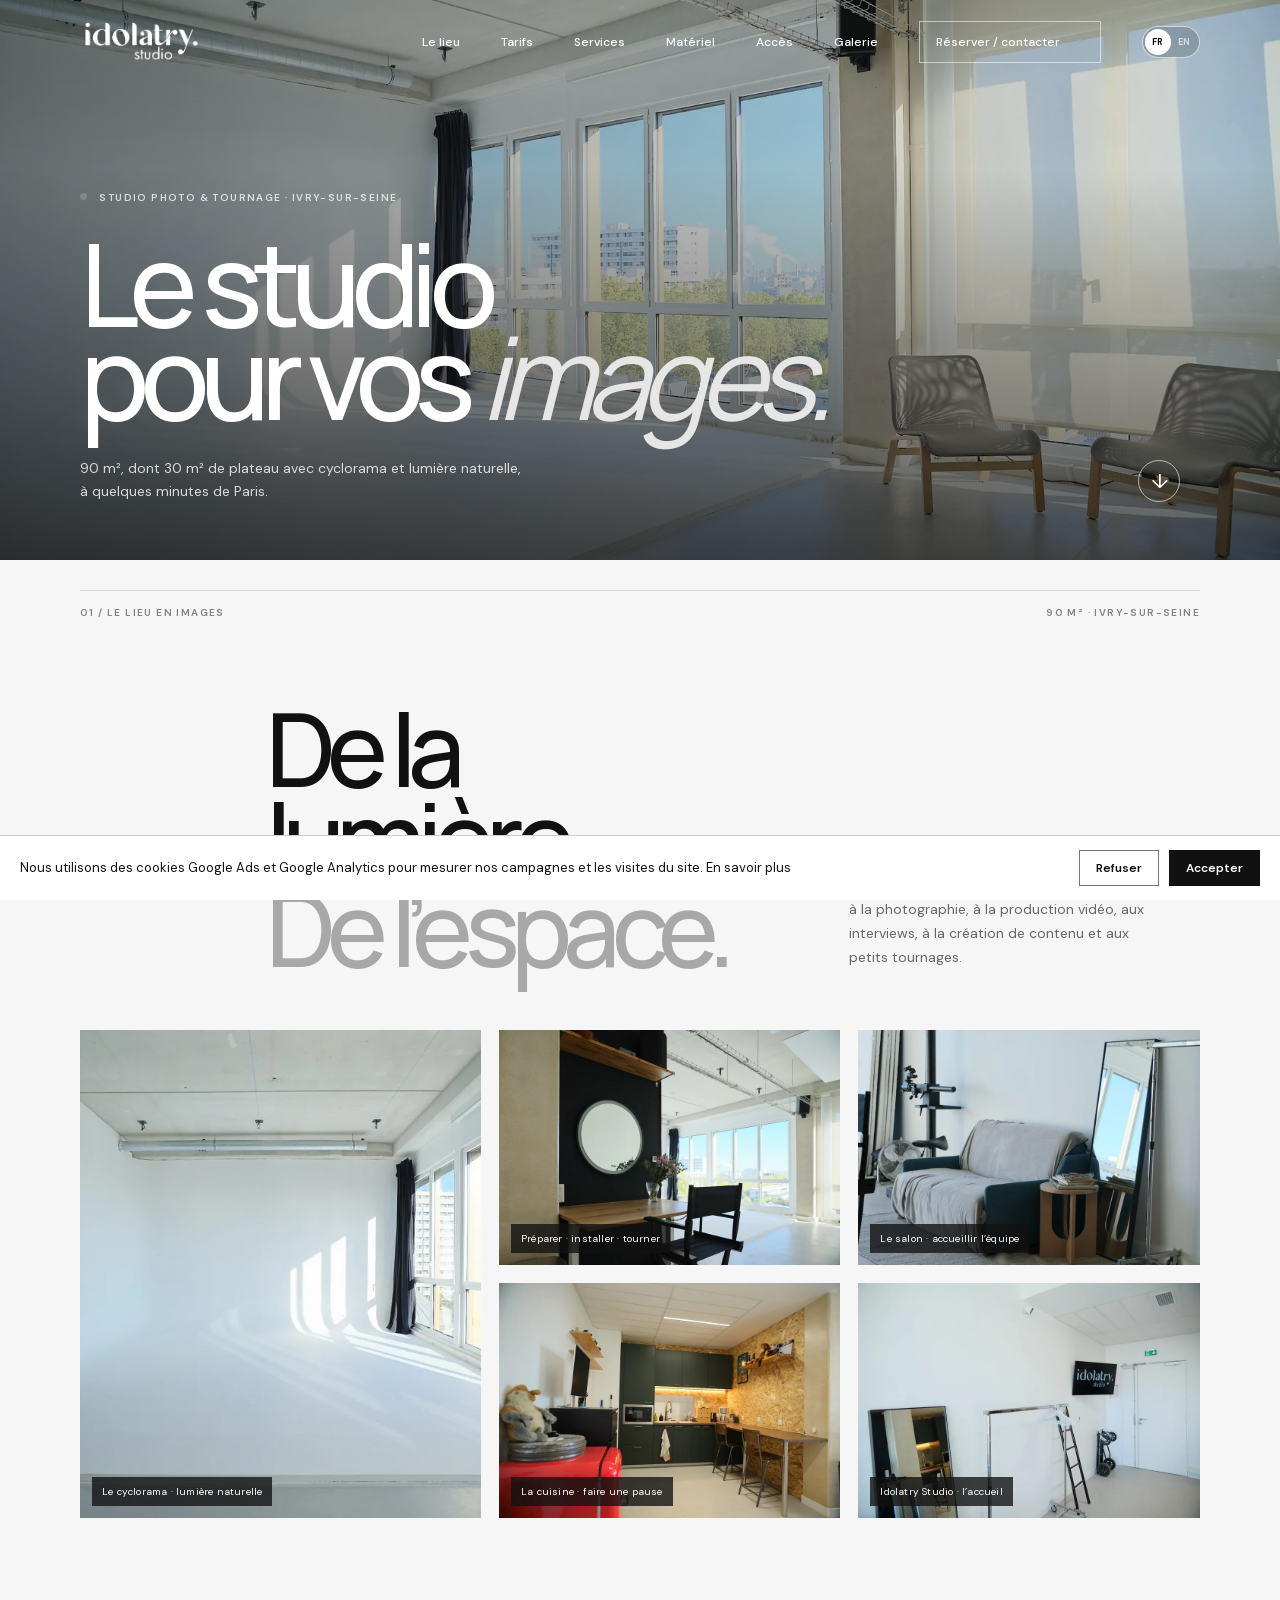
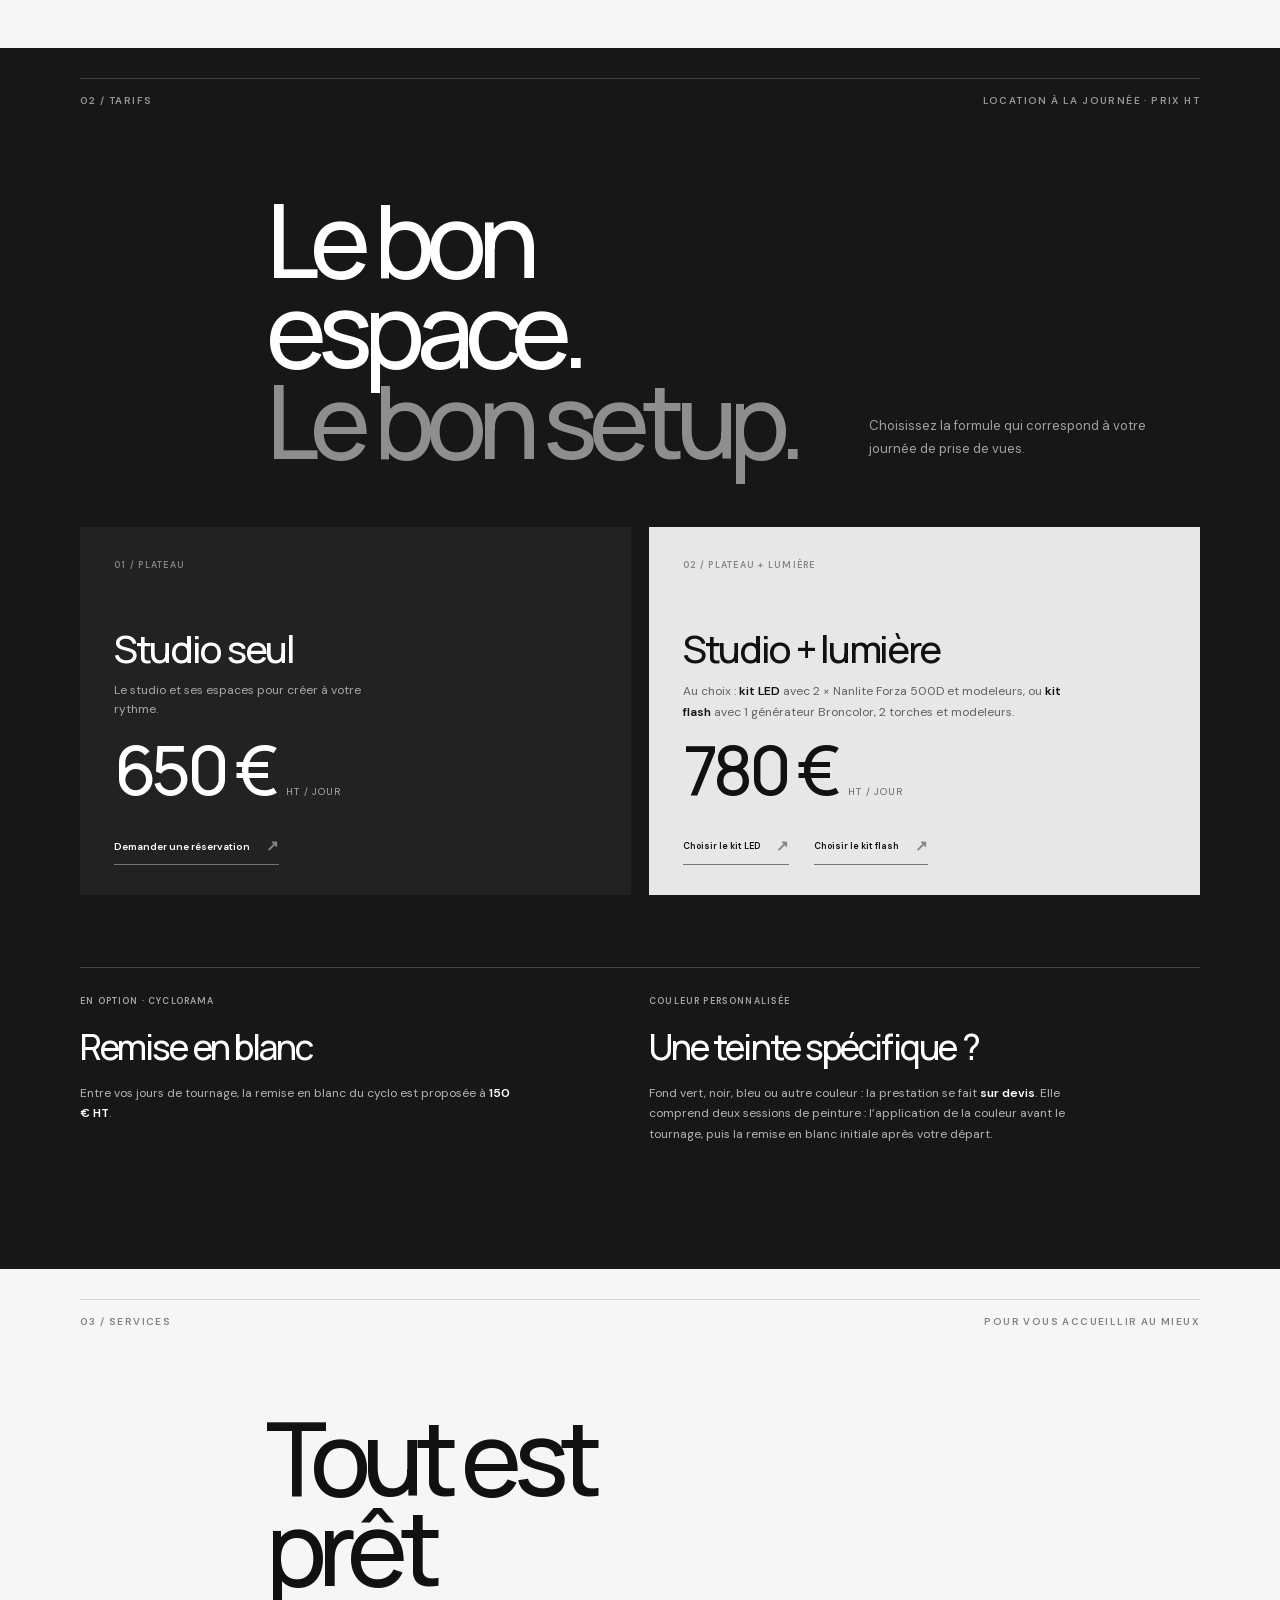
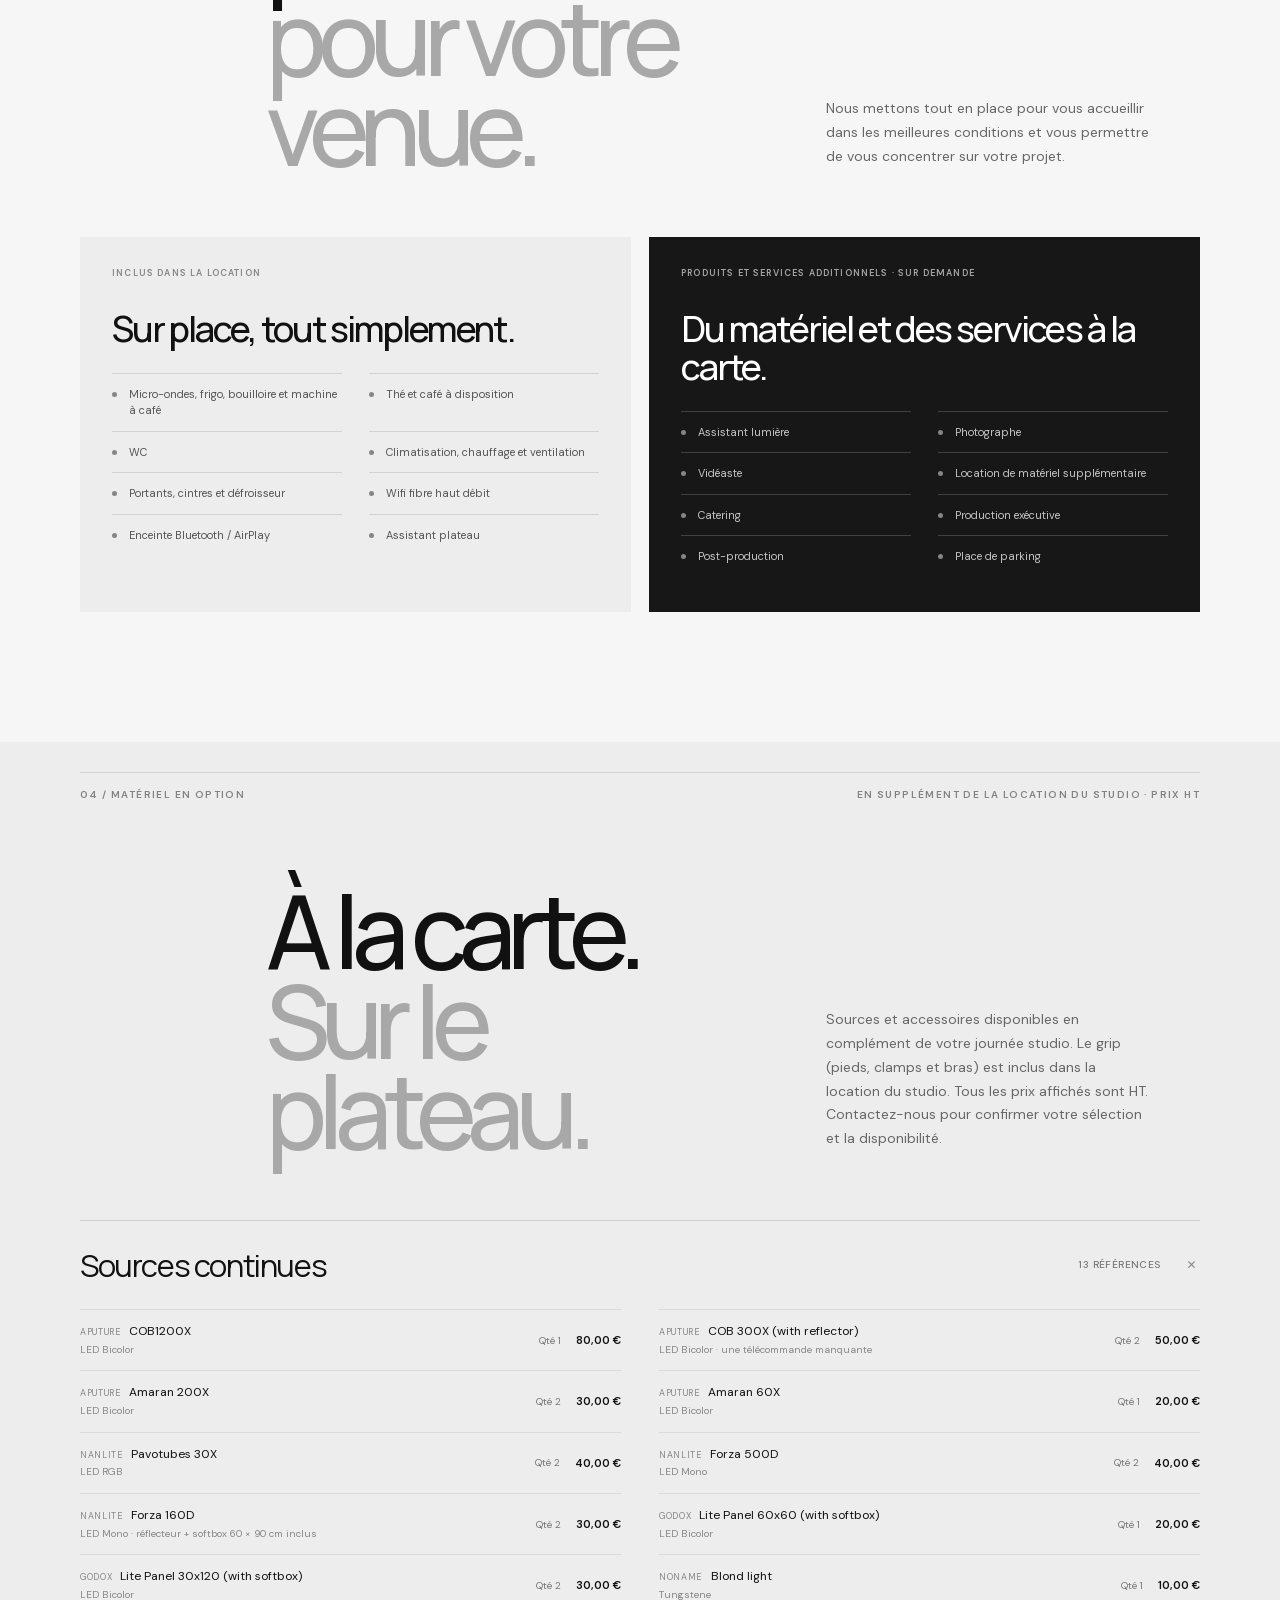
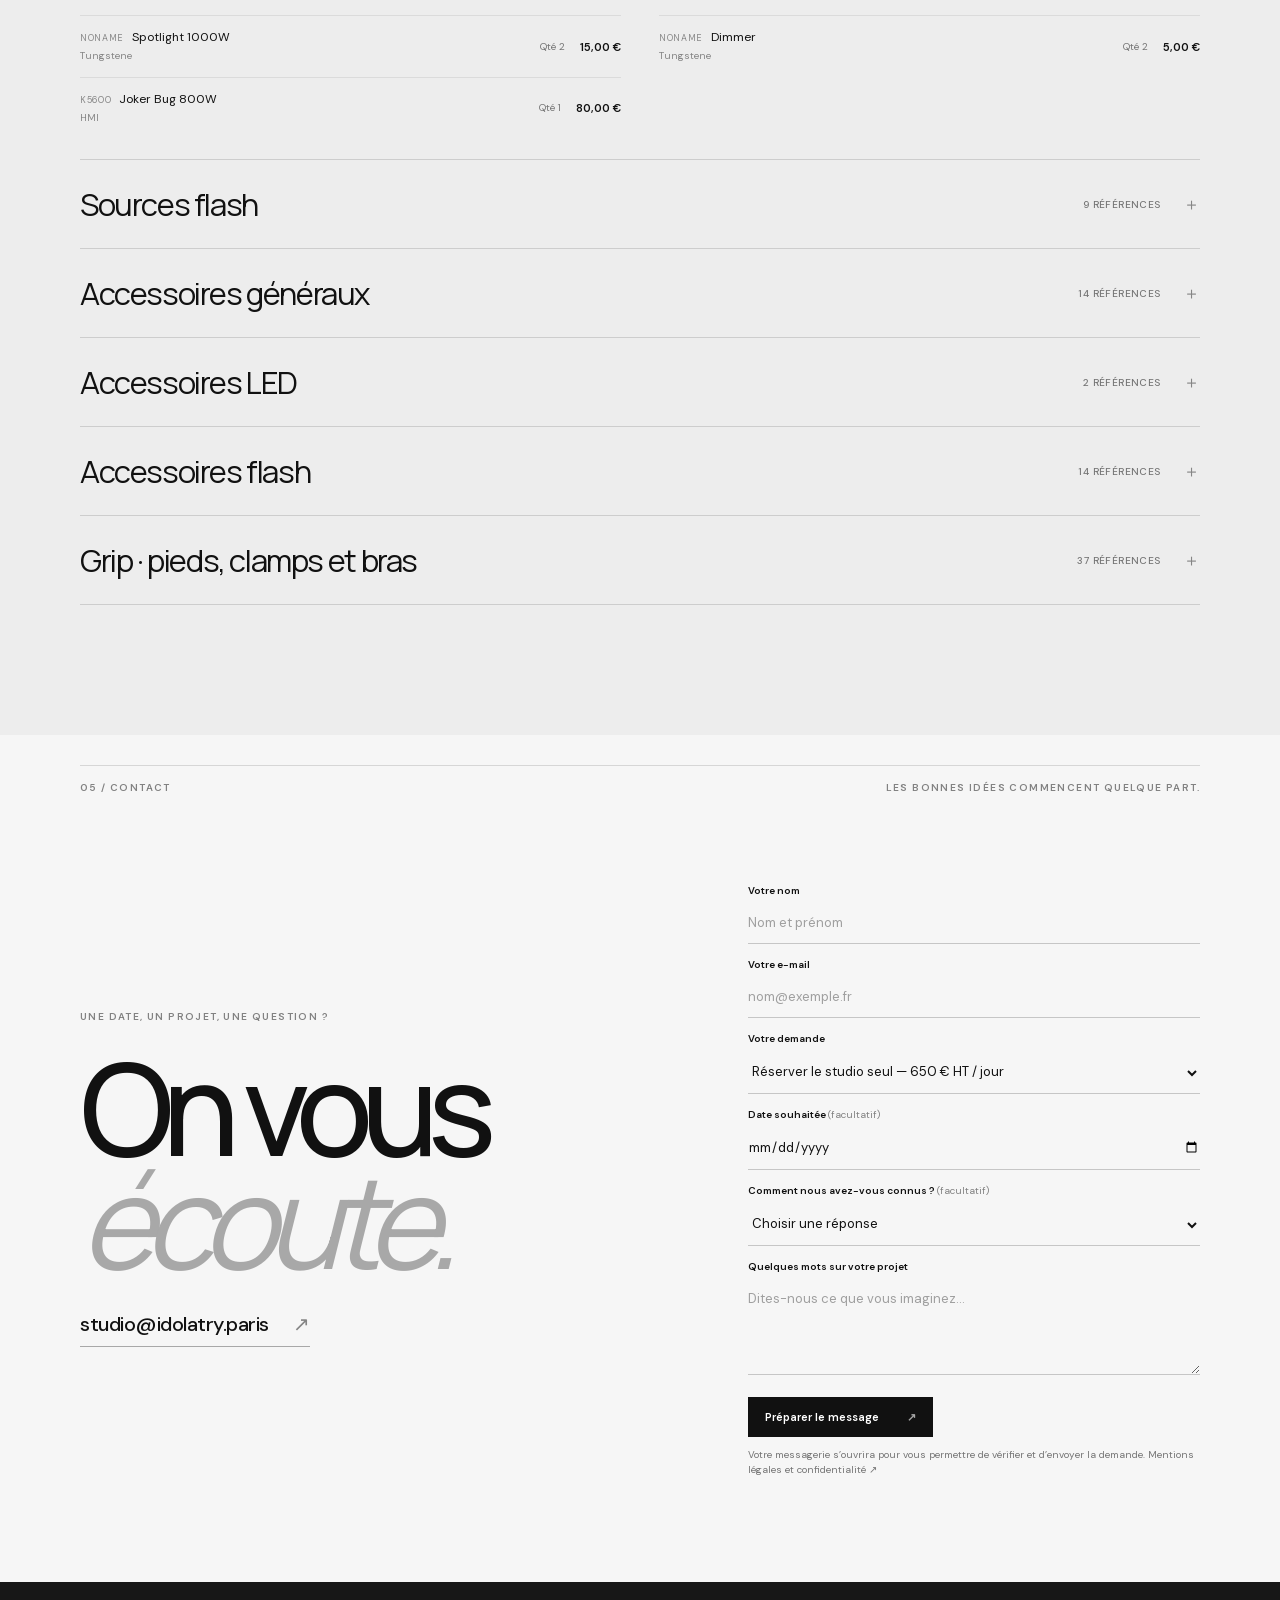
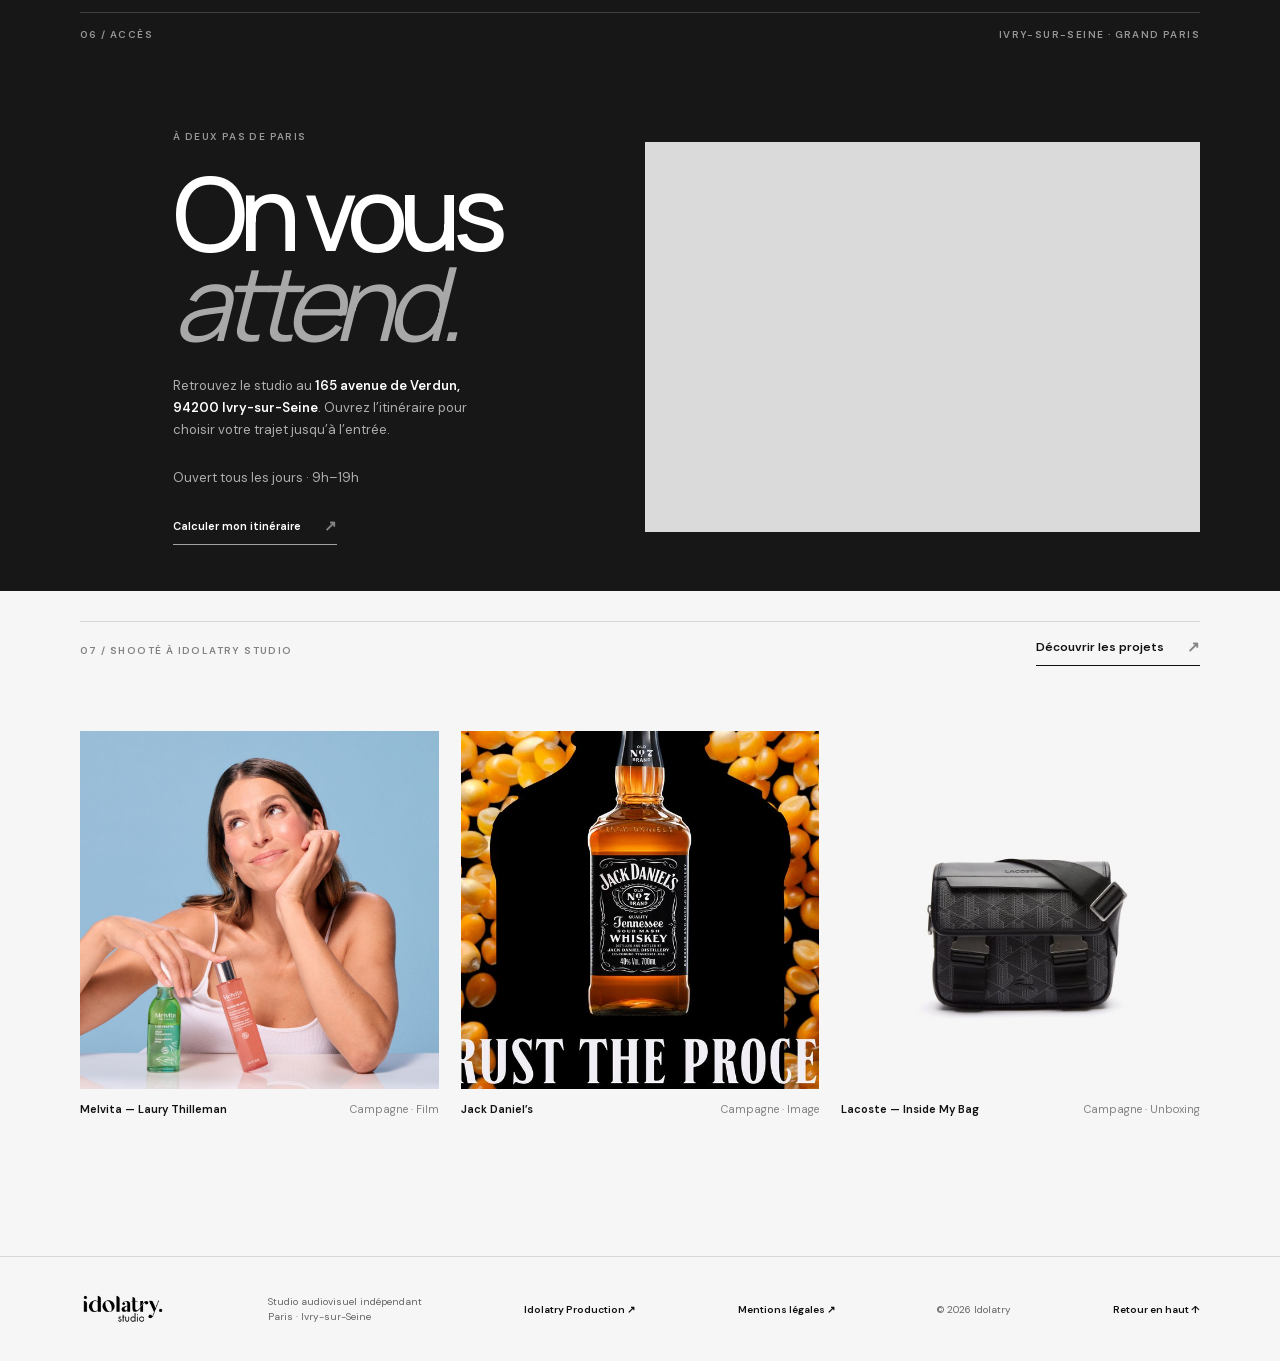
<file: index.html>
<!doctype html>
<html lang="fr">
  <head>
    <meta charset="UTF-8" />
    <meta name="viewport" content="width=device-width, initial-scale=1" />
    <meta name="theme-color" content="#111111" />
        <meta name="description" content="Studio photo et tournage de 90 m² à Ivry-sur-Seine : plateau de 30 m² avec cyclorama, lumière naturelle, salon et cuisine. Dès 650 € HT / jour." />
    <title>Idolatry Studio — Location de studio photo à Ivry-sur-Seine</title>
    <link rel="canonical" href="https://studio.idolatry.tv/" />
    <link rel="alternate" hreflang="fr" href="https://studio.idolatry.tv/" />
    <link rel="alternate" hreflang="en" href="https://studio.idolatry.tv/en/" />
    <link rel="alternate" hreflang="x-default" href="https://studio.idolatry.tv/" />
    <meta name="robots" content="index, follow, max-image-preview:large" />
    <meta property="og:type" content="website" />
    <meta property="og:locale" content="fr_FR" />
    <meta property="og:site_name" content="Studio Idolatry" />
    <meta property="og:title" content="Idolatry Studio — Location de studio photo à Ivry-sur-Seine" />
    <meta property="og:description" content="Studio photo et tournage de 90 m² à Ivry-sur-Seine : plateau de 30 m² avec cyclorama, lumière naturelle, salon et cuisine. Location dès 650 € HT / jour." />
    <meta property="og:url" content="https://studio.idolatry.tv/" />
    <meta property="og:image" content="https://studio.idolatry.tv/media/studio/studio-plateau-accueil.jpg" />
    <meta name="twitter:card" content="summary_large_image" />
    <meta name="twitter:title" content="Idolatry Studio — Location de studio photo à Ivry-sur-Seine" />
    <meta name="twitter:description" content="Studio photo et tournage de 90 m² à Ivry-sur-Seine : plateau de 30 m² avec cyclorama, lumière naturelle, salon et cuisine. Location dès 650 € HT / jour." />
    <meta name="twitter:image" content="https://studio.idolatry.tv/media/studio/studio-plateau-accueil.jpg" />
    <link rel="icon" href="favicon-48.png" type="image/png" sizes="48x48" />
    <link rel="icon" href="favicon-192.png" type="image/png" sizes="192x192" />
    <link rel="apple-touch-icon" href="favicon-192.png" />
    <script async src="https://www.googletagmanager.com/gtag/js?id=AW-1031371802"></script>
    <link rel="stylesheet" href="fonts/fonts.css" />
    <link rel="stylesheet" href="styles.css?v=cookie-banner-20261027" />
  </head>
  <body>
    <script type="application/ld+json">
      {
        "@context": "https://schema.org",
        "@type": "WebSite",
        "name": "Studio Idolatry",
        "alternateName": "Idolatry Studio Ivry-sur-Seine",
        "url": "https://studio.idolatry.tv/",
        "inLanguage": "fr-FR"
      }
    </script>
    <script type="application/ld+json">
      {
        "@context": "https://schema.org",
        "@type": "PhotographyStudio",
        "name": "Idolatry Studio",
        "url": "https://studio.idolatry.tv/",
        "description": "Studio photo et tournage de 90 m² à Ivry-sur-Seine : plateau de 30 m² avec cyclorama, lumière naturelle, salon et cuisine.",
        "email": "studio@idolatry.paris",
        "address": {
          "@type": "PostalAddress",
          "streetAddress": "165 avenue de Verdun",
          "postalCode": "94200",
          "addressLocality": "Ivry-sur-Seine",
          "addressCountry": "FR"
        },
        "areaServed": ["Ivry-sur-Seine", "Paris", "Grand Paris"],
        "priceRange": "650–780 € HT / jour",
        "openingHoursSpecification": [{
          "@type": "OpeningHoursSpecification",
          "dayOfWeek": ["Monday", "Tuesday", "Wednesday", "Thursday", "Friday", "Saturday", "Sunday"],
          "opens": "09:00",
          "closes": "19:00"
        }]
      }
    </script>
    <header class="site-header" id="top">
      <a class="brand" href="#top" aria-label="Idolatry Studio, accueil"><img src="logo-idolatry-studio.png" alt="Idolatry Studio" /></a>
      <button class="menu-toggle" aria-expanded="false" aria-controls="site-nav" aria-label="Ouvrir le menu"><span></span><span></span></button>
      <nav class="site-nav" id="site-nav" aria-label="Navigation principale">
        <a class="language-switch language-switch-fr" href="en/" lang="en" aria-label="Switch to English"><span class="language-switch-label language-switch-label-fr">FR</span><span class="language-switch-label language-switch-label-en">EN</span><span class="language-switch-thumb" aria-hidden="true"></span></a><a href="#galerie-studio">Le lieu</a><a href="#tarifs">Tarifs</a><a href="#services">Services</a><a href="#materiel">Matériel</a><a href="#acces">Accès</a><a href="#projets">Galerie</a><a class="nav-contact" href="#contact">Réserver / contacter <span>↗</span></a>
      </nav>
    </header>

    <main>
      <section class="hero" aria-labelledby="hero-title">
          <img class="hero-photo" src="media/studio/studio-plateau-accueil-1800.webp" srcset="media/studio/studio-plateau-accueil-900.webp 900w, media/studio/studio-plateau-accueil-1800.webp 1800w" sizes="100vw" alt="Plateau du studio avec cyclorama blanc et lumière naturelle, à Ivry-sur-Seine" fetchpriority="high" />
        <div class="hero-shade" aria-hidden="true"></div>
        <div class="hero-copy">
          <p class="eyebrow light"><span class="live-dot"></span> Studio photo & tournage · Ivry-sur-Seine</p>
          <h1 id="hero-title">Le studio<br />pour vos <em>images.</em></h1>
          <div class="hero-foot"><p>90 m², dont 30 m² de plateau avec cyclorama et lumière naturelle,<br class="desktop-only" /> à quelques minutes de Paris.</p><a class="round-link" href="#galerie-studio" aria-label="Découvrir le studio">↓</a></div>
        </div>
      </section>

      <section class="studio-gallery section-pad" id="galerie-studio">
        <div class="section-label"><span class="eyebrow">01 / Le lieu en images</span><span class="eyebrow muted">90 m² · Ivry-sur-Seine</span></div>
        <div class="studio-gallery-intro"><h2>De la lumière.<br /><span>De l’espace.</span></h2><p>Au cœur du studio de 90 m² se trouve un espace de prise de vue modulable et adapté à la photographie, à la production vidéo, aux interviews, à la création de contenu et aux petits tournages.</p></div>
        <div class="studio-gallery-grid">
          <figure class="studio-photo studio-photo-large"><button class="studio-photo-trigger" type="button" aria-label="Agrandir : Le cyclorama · lumière naturelle"><img src="media/studio/studio-cyclorama-900.webp" alt="Cyclorama blanc du studio avec la lumière du soleil traversant les fenêtres" loading="lazy" /></button><figcaption>Le cyclorama · lumière naturelle</figcaption></figure>
          <figure class="studio-photo"><button class="studio-photo-trigger" type="button" aria-label="Agrandir : Préparer · installer · tourner"><img src="media/studio/studio-preparation-900.webp" alt="Espace de préparation avec table et miroir, ouvert sur le plateau" loading="lazy" /></button><figcaption>Préparer · installer · tourner</figcaption></figure>
          <figure class="studio-photo"><button class="studio-photo-trigger" type="button" aria-label="Agrandir : Le salon · accueillir l’équipe"><img src="media/studio/studio-salon-900.webp" alt="Salon d’accueil avec canapé et miroir au studio Idolatry" loading="lazy" /></button><figcaption>Le salon · accueillir l’équipe</figcaption></figure>
          <figure class="studio-photo"><button class="studio-photo-trigger" type="button" aria-label="Agrandir : La cuisine · faire une pause"><img src="media/studio/studio-cuisine-900.webp" alt="Cuisine et espace de pause du studio Idolatry à Ivry-sur-Seine" loading="lazy" /></button><figcaption>La cuisine · faire une pause</figcaption></figure>
          <figure class="studio-photo"><button class="studio-photo-trigger" type="button" aria-label="Agrandir : Idolatry Studio · l’accueil"><img src="media/studio/studio-entree-900.webp" alt="Enseigne Idolatry Studio près de l’entrée et du portant de vêtements" loading="lazy" /></button><figcaption>Idolatry Studio · l’accueil</figcaption></figure>
        </div>
      </section>

      <section class="pricing section-pad" id="tarifs">
        <div class="section-label"><span class="eyebrow">02 / Tarifs</span><span class="eyebrow muted">Location à la journée · prix HT</span></div>
        <div class="pricing-heading"><h2>Le bon espace.<br /><span>Le bon setup.</span></h2><p>Choisissez la formule qui correspond à votre journée de prise de vues.</p></div>
        <div class="pricing-grid">
          <article class="price-card"><p class="eyebrow">01 / Plateau</p><h3>Studio seul</h3><p class="price-desc">Le studio et ses espaces pour créer à votre rythme.</p><p class="price"><strong>650 €</strong><span>HT / jour</span></p><a class="text-link" href="#contact" data-package="Studio seul — 650 € HT / jour">Demander une réservation <span>↗</span></a></article>
          <article class="price-card price-card-featured"><p class="eyebrow">02 / Plateau + lumière</p><h3>Studio + lumière</h3><p class="price-desc">Au choix : <strong>kit LED</strong> avec 2 × Nanlite Forza 500D et modeleurs, ou <strong>kit flash</strong> avec 1 générateur Broncolor, 2 torches et modeleurs.</p><p class="price"><strong>780 €</strong><span>HT / jour</span></p><div class="price-options"><a class="text-link" href="#contact" data-package="Studio + kit LED — 780 € HT / jour">Choisir le kit LED <span>↗</span></a><a class="text-link" href="#contact" data-package="Studio + kit flash — 780 € HT / jour">Choisir le kit flash <span>↗</span></a></div></article>
        </div>
        <div class="cyclo-policy"><div><p class="eyebrow">En option · Cyclorama</p><h3>Remise en blanc</h3><p>Entre vos jours de tournage, la remise en blanc du cyclo est proposée à <strong>150 € HT</strong>.</p></div><div><p class="eyebrow">Couleur personnalisée</p><h3>Une teinte spécifique ?</h3><p>Fond vert, noir, bleu ou autre couleur : la prestation se fait <strong>sur devis</strong>. Elle comprend deux sessions de peinture : l’application de la couleur avant le tournage, puis la remise en blanc initiale après votre départ.</p></div></div>
      </section>

      <section class="services section-pad" id="services">
        <div class="section-label"><span class="eyebrow">03 / Services</span><span class="eyebrow muted">Pour vous accueillir au mieux</span></div>
        <div class="services-intro"><h2>Tout est prêt<br /><span>pour votre venue.</span></h2><p>Nous mettons tout en place pour vous accueillir dans les meilleures conditions et vous permettre de vous concentrer sur votre projet.</p></div>
        <div class="services-grid">
          <article class="service-panel"><p class="eyebrow">Inclus dans la location</p><h3>Sur place, tout simplement.</h3><ul class="service-list"><li>Micro-ondes, frigo, bouilloire et machine à café</li><li>Thé et café à disposition</li><li>WC</li><li>Climatisation, chauffage et ventilation</li><li>Portants, cintres et défroisseur</li><li>Wifi fibre haut débit</li><li>Enceinte Bluetooth / AirPlay</li><li>Assistant plateau</li></ul></article>
          <article class="service-panel service-panel-extra"><p class="eyebrow">Produits et services additionnels · sur demande</p><h3>Du matériel et des services à la carte.</h3><ul class="service-list"><li>Assistant lumière</li><li>Photographe</li><li>Vidéaste</li><li>Location de matériel supplémentaire</li><li>Catering</li><li>Production exécutive</li><li>Post-production</li><li>Place de parking</li></ul></article>
        </div>
      </section>

      <section class="equipment section-pad" id="materiel">
        <div class="section-label"><span class="eyebrow">04 / Matériel en option</span><span class="eyebrow muted">En supplément de la location du studio · prix HT</span></div>
        <div class="equipment-intro"><h2>À la carte.<br /><span>Sur le plateau.</span></h2><p>Sources et accessoires disponibles en complément de votre journée studio. Le grip (pieds, clamps et bras) est inclus dans la location du studio. Tous les prix affichés sont HT. Contactez-nous pour confirmer votre sélection et la disponibilité.</p></div>
        <div class="equipment-groups">
          <details class="gear-group" open><summary><span>Sources continues</span><span class="gear-count">13 références <b>＋</b></span></summary><ul class="gear-list"><li><span class="gear-name"><span class="gear-brand">APUTURE</span>COB1200X<small>LED Bicolor</small></span><span class="gear-qty">Qté 1</span><strong class="gear-price">80,00 €</strong></li><li><span class="gear-name"><span class="gear-brand">APUTURE</span>COB 300X (with reflector)<small>LED Bicolor · une télécommande manquante</small></span><span class="gear-qty">Qté 2</span><strong class="gear-price">50,00 €</strong></li><li><span class="gear-name"><span class="gear-brand">APUTURE</span>Amaran 200X<small>LED Bicolor</small></span><span class="gear-qty">Qté 2</span><strong class="gear-price">30,00 €</strong></li><li><span class="gear-name"><span class="gear-brand">APUTURE</span>Amaran 60X<small>LED Bicolor</small></span><span class="gear-qty">Qté 1</span><strong class="gear-price">20,00 €</strong></li><li><span class="gear-name"><span class="gear-brand">NANLITE</span>Pavotubes 30X<small>LED RGB</small></span><span class="gear-qty">Qté 2</span><strong class="gear-price">40,00 €</strong></li><li><span class="gear-name"><span class="gear-brand">NANLITE</span>Forza 500D<small>LED Mono</small></span><span class="gear-qty">Qté 2</span><strong class="gear-price">40,00 €</strong></li><li><span class="gear-name"><span class="gear-brand">NANLITE</span>Forza 160D<small>LED Mono · réflecteur + softbox 60 × 90 cm inclus</small></span><span class="gear-qty">Qté 2</span><strong class="gear-price">30,00 €</strong></li><li><span class="gear-name"><span class="gear-brand">GODOX</span>Lite Panel 60x60 (with softbox)<small>LED Bicolor</small></span><span class="gear-qty">Qté 1</span><strong class="gear-price">20,00 €</strong></li><li><span class="gear-name"><span class="gear-brand">GODOX</span>Lite Panel 30x120 (with softbox)<small>LED Bicolor</small></span><span class="gear-qty">Qté 2</span><strong class="gear-price">30,00 €</strong></li><li><span class="gear-name"><span class="gear-brand">NONAME</span>Blond light<small>Tungstene</small></span><span class="gear-qty">Qté 1</span><strong class="gear-price">10,00 €</strong></li><li><span class="gear-name"><span class="gear-brand">NONAME</span>Spotlight 1000W<small>Tungstene</small></span><span class="gear-qty">Qté 2</span><strong class="gear-price">15,00 €</strong></li><li><span class="gear-name"><span class="gear-brand">NONAME</span>Dimmer<small>Tungstene</small></span><span class="gear-qty">Qté 2</span><strong class="gear-price">5,00 €</strong></li><li><span class="gear-name"><span class="gear-brand">K5600</span>Joker Bug 800W<small>HMI</small></span><span class="gear-qty">Qté 1</span><strong class="gear-price">80,00 €</strong></li></ul></details>
          <details class="gear-group"><summary><span>Sources flash</span><span class="gear-count">9 références <b>＋</b></span></summary><ul class="gear-list"><li><span class="gear-name"><span class="gear-brand">BRONCOLOR</span>Graphit A4 generator<small>Flash</small></span><span class="gear-qty">Qté 1</span><strong class="gear-price">60,00 €</strong></li><li><span class="gear-name"><span class="gear-brand">BRONCOLOR</span>Scoro 3200 generator<small>Flash</small></span><span class="gear-qty">Qté 1</span><strong class="gear-price">80,00 €</strong></li><li><span class="gear-name"><span class="gear-brand">BRONCOLOR</span>head extension<small>Flash</small></span><span class="gear-qty">Qté 1</span><strong class="gear-price">5,00 €</strong></li><li><span class="gear-name"><span class="gear-brand">BRONCOLOR</span>Pulso 3200J<small>Flash</small></span><span class="gear-qty">Qté 2</span><strong class="gear-price">15,00 €</strong></li><li><span class="gear-name"><span class="gear-brand">BRONCOLOR</span>Unilite 3200J<small>Flash</small></span><span class="gear-qty">Qté 2</span><strong class="gear-price">15,00 €</strong></li><li><span class="gear-name"><span class="gear-brand">BRONCOLOR</span>Picolite 1600J<small>Flash</small></span><span class="gear-qty">Qté 3</span><strong class="gear-price">25,00 €</strong></li><li><span class="gear-name"><span class="gear-brand">BRONCOLOR</span>Ringflash 3200J<small>Flash</small></span><span class="gear-qty">Qté 1</span><strong class="gear-price">25,00 €</strong></li><li><span class="gear-name"><span class="gear-brand">BRONCOLOR</span>autonomous Siros 800J<small>Flash</small></span><span class="gear-qty">Qté 2</span><strong class="gear-price">25,00 €</strong></li><li><span class="gear-name"><span class="gear-brand">HENSEL</span>Spotlight 1600J<small>Flash</small></span><span class="gear-qty">Qté 1</span><strong class="gear-price">45,00 €</strong></li></ul></details>
          <details class="gear-group"><summary><span>Accessoires généraux</span><span class="gear-count">14 références <b>＋</b></span></summary><ul class="gear-list"><li><span class="gear-name"><span class="gear-brand">MANFROTTO</span>Skylite Frame 3x3 m<small>diffuseur complet + toile noire</small></span><span class="gear-qty">Qté 1</span><strong class="gear-price">20,00 €</strong></li><li><span class="gear-name"><span class="gear-brand">MANFROTTO</span>Skylite Frame 2x2 m<small>diffuseur complet + toile blanche/argentée</small></span><span class="gear-qty">Qté 1</span><strong class="gear-price">15,00 €</strong></li><li><span class="gear-name"><span class="gear-brand">MANFROTTO</span>Skylite Frame 1x2 m<small>diffuseur complet + toiles blanche/argentée et noire/blanche</small></span><span class="gear-qty">Qté 1</span><strong class="gear-price">10,00 €</strong></li><li><span class="gear-name"><span class="gear-brand">NONAME</span>Silver beauty dish 80 cm</span><span class="gear-qty">Qté 1</span><strong class="gear-price">5,00 €</strong></li><li><span class="gear-name"><span class="gear-brand">NONAME</span>White beauty dish 40 cm + honeycomb</span><span class="gear-qty">Qté 1</span><strong class="gear-price">5,00 €</strong></li><li><span class="gear-name"><span class="gear-brand">BRONCOLOR</span>Beauty dish for Ringflash</span><span class="gear-qty">Qté 1</span><strong class="gear-price">10,00 €</strong></li><li><span class="gear-name"><span class="gear-brand">GODOX</span>Sofbox 80 x 20 cm + loover</span><span class="gear-qty">Qté 2</span><strong class="gear-price">5,00 €</strong></li><li><span class="gear-name"><span class="gear-brand">BRONCOLOR</span>Softbox 60 x 60 cm</span><span class="gear-qty">Qté 1</span><strong class="gear-price">10,00 €</strong></li><li><span class="gear-name"><span class="gear-brand">NONAME</span>Softbox 60 x 90 cm</span><span class="gear-qty">Qté 1</span><strong class="gear-price">10,00 €</strong></li><li><span class="gear-name"><span class="gear-brand">APUTURE</span>Lightdom II</span><span class="gear-qty">Qté 2</span><strong class="gear-price">10,00 €</strong></li><li><span class="gear-name"><span class="gear-brand">APUTURE</span>Mini Lightdom</span><span class="gear-qty">Qté 1</span><strong class="gear-price">7,00 €</strong></li><li><span class="gear-name"><span class="gear-brand">APUTURE</span>Lantern</span><span class="gear-qty">Qté 1</span><strong class="gear-price">10,00 €</strong></li><li><span class="gear-name"><span class="gear-brand">APUTURE</span>3 Reflector Kit Aputure 1200X</span><span class="gear-qty">Qté 1</span><strong class="gear-price">20,00 €</strong></li><li><span class="gear-name"><span class="gear-brand">NONAME</span>Kit of various gobos</span><span class="gear-qty">Qté 1</span><strong class="gear-price">1,00 €</strong></li></ul></details>
          <details class="gear-group"><summary><span>Accessoires LED</span><span class="gear-count">2 références <b>＋</b></span></summary><ul class="gear-list"><li><span class="gear-name"><span class="gear-brand">APUTURE</span>small Fresnel + Barn Door<small>LED</small></span><span class="gear-qty">Qté 1</span><strong class="gear-price">5,00 €</strong></li><li><span class="gear-name"><span class="gear-brand">APUTURE</span>Frensel F10 + Barn door<small>LED</small></span><span class="gear-qty">Qté 1</span><strong class="gear-price">10,00 €</strong></li></ul></details>
          <details class="gear-group"><summary><span>Accessoires flash</span><span class="gear-count">14 références <b>＋</b></span></summary><ul class="gear-list"><li><span class="gear-name"><span class="gear-brand">BRONCOLOR</span>Fresnels Picolite<small>Flash</small></span><span class="gear-qty">Qté 2</span><strong class="gear-price">15,00 €</strong></li><li><span class="gear-name"><span class="gear-brand">BRONCOLOR</span>Spotlight Picolite<small>Flash</small></span><span class="gear-qty">Qté 1</span><strong class="gear-price">25,00 €</strong></li><li><span class="gear-name"><span class="gear-brand">BRONCOLOR</span>Reflector P70<small>Flash</small></span><span class="gear-qty">Qté 3</span><strong class="gear-price">5,00 €</strong></li><li><span class="gear-name"><span class="gear-brand">BRONCOLOR</span>Reflector P-Travel<small>Flash</small></span><span class="gear-qty">Qté 4</span><strong class="gear-price">5,00 €</strong></li><li><span class="gear-name"><span class="gear-brand">BRONCOLOR</span>Kit Honeycomb (5° - 10° - 20°)<small>Flash</small></span><span class="gear-qty">Qté 2</span><strong class="gear-price">5,00 €</strong></li><li><span class="gear-name"><span class="gear-brand">NONAME</span>Bowens to Broncolor adapter<small>Flash</small></span><span class="gear-qty">Qté 4</span><strong class="gear-price">5,00 €</strong></li><li><span class="gear-name"><span class="gear-brand">BRONCOLOR</span>Para FB170<small>Flash</small></span><span class="gear-qty">Qté 1</span><strong class="gear-price">100,00 €</strong></li><li><span class="gear-name"><span class="gear-brand">NONAME</span>Snoot (Bowens)<small>Flash</small></span><span class="gear-qty">Qté 1</span><strong class="gear-price">5,00 €</strong></li><li><span class="gear-name"><span class="gear-brand">NONAME</span>Optical snoot (Bowens)<small>Flash</small></span><span class="gear-qty">Qté 1</span><strong class="gear-price">5,00 €</strong></li><li><span class="gear-name"><span class="gear-brand">BRONCOLOR</span>Speed Ring<small>Flash</small></span><span class="gear-qty">Qté 5</span><strong class="gear-price">1,00 €</strong></li><li><span class="gear-name"><span class="gear-brand">APUTURE</span>Spotlight (19° + 36 ° + iris)<small>Flash</small></span><span class="gear-qty">Qté 1</span><strong class="gear-price">25,00 €</strong></li><li><span class="gear-name"><span class="gear-brand">PARABOLIX</span>Parabolix 30&quot;<small>Flash · une seule tige disponible</small></span><span class="gear-qty">Qté 1</span><strong class="gear-price">30,00 €</strong></li><li><span class="gear-name"><span class="gear-brand">PARABOLIX</span>Parabolix 40&quot;<small>Flash · une seule tige disponible</small></span><span class="gear-qty">Qté 1</span><strong class="gear-price">35,00 €</strong></li><li><span class="gear-name"><span class="gear-brand">ROLLEI</span>Octabox Rollei 120cm<small>Flash</small></span><span class="gear-qty">Qté 1</span><strong class="gear-price">10,00 €</strong></li></ul></details>
          <details class="gear-group gear-included"><summary><span>Grip · pieds, clamps et bras</span><span class="gear-count">37 références <b>＋</b></span></summary><ul class="gear-list"><li><span class="gear-name"><span class="gear-brand">MANFROTTO</span>BSU 126</span><span class="gear-qty">Qté 4</span></li><li><span class="gear-name"><span class="gear-brand">AVENGER</span>C-Stands</span><span class="gear-qty">Qté 3</span></li><li><span class="gear-name"><span class="gear-brand">AVENGER</span>Stand</span><span class="gear-qty">Qté 8</span></li><li><span class="gear-name"><span class="gear-brand">AVENGER</span>Light Stand</span><span class="gear-qty">Qté 11</span></li><li><span class="gear-name"><span class="gear-brand">AVENGER</span>Heavy-duty lighting stand</span><span class="gear-qty">Qté 2</span></li><li><span class="gear-name"><span class="gear-brand">MANFROTTO</span>Windup</span><span class="gear-qty">Qté 1</span></li><li><span class="gear-name"><span class="gear-brand">AVENGER</span>Backdrop holder</span><span class="gear-qty">Qté 6</span></li><li><span class="gear-name"><span class="gear-brand">MANFROTTO</span>Super Boom</span><span class="gear-qty">Qté 1</span></li><li><span class="gear-name"><span class="gear-brand">MANFROTTO</span>Boom</span><span class="gear-qty">Qté 1</span></li><li><span class="gear-name"><span class="gear-brand">AVENGER</span>Grip arm</span><span class="gear-qty">Qté 2</span></li><li><span class="gear-name"><span class="gear-brand">AVENGER</span>Grip arm with ball head</span><span class="gear-qty">Qté 3</span></li><li><span class="gear-name"><span class="gear-brand">AVENGER</span>Big gobo head</span><span class="gear-qty">Qté 2</span></li><li><span class="gear-name"><span class="gear-brand">NEEWER</span>End-jaw grip clamp 2&quot;</span><span class="gear-qty">Qté 2</span></li><li><span class="gear-name"><span class="gear-brand">NEEWER</span>End-jaw grip clamp 9&quot;</span><span class="gear-qty">Qté 2</span></li><li><span class="gear-name"><span class="gear-brand">NONAME</span>Mic counterweight + extensions</span><span class="gear-qty">Qté 2</span></li><li><span class="gear-name"><span class="gear-brand">MANFROTTO</span>Superclamp</span><span class="gear-qty">Qté 11</span></li><li><span class="gear-name"><span class="gear-brand">MANFROTTO</span>Clamp</span><span class="gear-qty">Qté 5</span></li><li><span class="gear-name"><span class="gear-brand">MANFROTTO</span>Friction magic Arm</span><span class="gear-qty">Qté 6</span></li><li><span class="gear-name"><span class="gear-brand">MANFROTTO</span>2-Section Single Articulated Arm</span><span class="gear-qty">Qté 4</span></li><li><span class="gear-name"><span class="gear-brand">MANFROTTO</span>Tentacle</span><span class="gear-qty">Qté 2</span></li><li><span class="gear-name"><span class="gear-brand">AVENGER</span>Ball head</span><span class="gear-qty">Qté 11</span></li><li><span class="gear-name"><span class="gear-brand">MANFROTTO</span>Ball head for Skylite frame</span><span class="gear-qty">Qté 2</span></li><li><span class="gear-name"><span class="gear-brand">NONAME</span>Plastic ball head</span><span class="gear-qty">Qté 3</span></li><li><span class="gear-name"><span class="gear-brand">KUPO</span>grip cube kit</span><span class="gear-qty">Qté 2</span></li><li><span class="gear-name"><span class="gear-brand">MANFROTTO</span>sandbag</span><span class="gear-qty">Qté 12</span></li><li><span class="gear-name"><span class="gear-brand">MANFROTTO</span>big sandbag</span><span class="gear-qty">Qté 1</span></li><li><span class="gear-name"><span class="gear-brand">KEYLITE</span>Kit 3 flags S/M/L</span><span class="gear-qty">Qté 1</span></li><li><span class="gear-name"><span class="gear-brand">KEYLITE</span>Mama  M</span><span class="gear-qty">Qté 2</span></li><li><span class="gear-name"><span class="gear-brand">KEYLITE</span>Floppy</span><span class="gear-qty">Qté 2</span></li><li><span class="gear-name"><span class="gear-brand">NONAME</span>Frame 110 x 110</span><span class="gear-qty">Qté 3</span></li><li><span class="gear-name"><span class="gear-brand">SALON</span>Column stand 2m40</span><span class="gear-qty">Qté 1</span></li><li><span class="gear-name"><span class="gear-brand">RHINO</span>Slider Rhino</span><span class="gear-qty">Qté 1</span></li><li><span class="gear-name"><span class="gear-brand">NONAME</span>Rotating plate</span><span class="gear-qty">Qté 1</span></li><li><span class="gear-name"><span class="gear-brand">SATCHLER</span>Camera stand ACE</span><span class="gear-qty">Qté 1</span></li><li><span class="gear-name"><span class="gear-brand">MANFROTTO</span>Camera stand</span><span class="gear-qty">Qté 1</span></li><li><span class="gear-name"><span class="gear-brand">SMALLRIG</span>Camera stand</span><span class="gear-qty">Qté 1</span></li><li><span class="gear-name"><span class="gear-brand">ROCK&#x27;N&#x27;ROLLER</span>R12 stealth</span><span class="gear-qty">Qté 1</span></li></ul></details>
        </div>
      </section>

      <section class="contact section-pad" id="contact">
        <div class="section-label"><span class="eyebrow">05 / Contact</span><span class="eyebrow muted">Les bonnes idées commencent quelque part.</span></div>
        <div class="contact-layout"><div class="contact-main"><p class="eyebrow">Une date, un projet, une question ?</p><h2>On vous<br /><em>écoute.</em></h2><a class="contact-email" href="mailto:studio@idolatry.paris">studio@idolatry.paris <span>↗</span></a></div><form id="contact-form" class="contact-form"><label for="contact-name">Votre nom</label><input id="contact-name" name="name" autocomplete="name" required placeholder="Nom et prénom" /><label for="contact-email">Votre e-mail</label><input id="contact-email" name="email" type="email" autocomplete="email" required placeholder="nom@exemple.fr" /><label for="contact-purpose">Votre demande</label><select id="contact-purpose" name="purpose"><option value="Studio seul — 650 € HT / jour">Réserver le studio seul — 650 € HT / jour</option><option value="Studio + kit LED — 780 € HT / jour">Studio + kit LED — 780 € HT / jour</option><option value="Studio + kit flash — 780 € HT / jour">Studio + kit flash — 780 € HT / jour</option><option value="Production audiovisuelle">Parler d’un projet de production</option><option value="Autre demande">Autre demande</option></select><label for="contact-date">Date souhaitée <span>(facultatif)</span></label><input id="contact-date" name="date" type="date" /><label for="contact-source">Comment nous avez-vous connus ? <span>(facultatif)</span></label><select id="contact-source" name="source"><option value="">Choisir une réponse</option><option value="Instagram">Instagram</option><option value="Facebook">Facebook</option><option value="LinkedIn">LinkedIn</option><option value="Recherche Google">Recherche Google</option><option value="Recommandation">Bouche-à-oreille, recommandation</option><option value="Portes ouvertes">Portes ouvertes</option><option value="Autre">Autre</option></select><label for="contact-message">Quelques mots sur votre projet</label><textarea id="contact-message" name="message" rows="4" required placeholder="Dites-nous ce que vous imaginez…"></textarea><button class="form-submit" type="submit">Préparer le message <span>↗</span></button><p class="form-hint" id="form-hint" role="status">Votre messagerie s’ouvrira pour vous permettre de vérifier et d’envoyer la demande. <a href="mentions-legales.html">Mentions légales et confidentialité ↗</a></p></form></div>

      </section>

      <section class="access section-pad" id="acces">
        <div class="section-label"><span class="eyebrow light">06 / Accès</span><span class="eyebrow light">Ivry-sur-Seine · Grand Paris</span></div>
        <div class="access-layout"><div class="access-copy"><p class="eyebrow light">À deux pas de Paris</p><h2>On vous<br /><em>attend.</em></h2><p>Retrouvez le studio au <strong>165 avenue de Verdun, 94200 Ivry-sur-Seine</strong>. Ouvrez l’itinéraire pour choisir votre trajet jusqu’à l’entrée.</p><p class="opening-hours">Ouvert tous les jours · 9h–19h</p><a class="text-link text-link-light" href="https://www.google.com/maps/dir/?api=1&destination=165%20avenue%20de%20Verdun%2C%2094200%20Ivry-sur-Seine" target="_blank" rel="noreferrer">Calculer mon itinéraire <span>↗</span></a></div><div class="map-frame"><iframe title="Carte pour rejoindre Idolatry Studio à Ivry-sur-Seine" src="https://maps.google.com/maps?q=165%20avenue%20de%20Verdun%2C%2094200%20Ivry-sur-Seine&amp;z=15&amp;output=embed" loading="lazy" referrerpolicy="no-referrer-when-downgrade"></iframe></div></div>
      </section>

      <section class="work section-pad" id="projets">
        <div class="section-label"><span class="eyebrow">07 / Shooté à Idolatry Studio</span><a class="text-link" href="https://idolatry.tv/projets" target="_blank" rel="noreferrer">Découvrir les projets <span>↗</span></a></div>
        <div class="work-grid">
          <a class="work-card work-card-wide" href="https://www.idolatry.tv/projets/melvita-laury-thilleman" target="_blank" rel="noreferrer"><div class="work-image"><img src="media/project-laury-thilleman.jpg" alt="Laury Thilleman dans une campagne Melvita" loading="lazy" /><span class="work-arrow">↗</span></div><div class="work-caption"><span>Melvita — Laury Thilleman</span><span>Campagne · Film</span></div></a>
          <a class="work-card work-card-small" href="https://www.idolatry.tv/projets/trust-the-process" target="_blank" rel="noreferrer"><div class="work-image"><img src="media/project-jack.jpg" alt="Campagne Jack Daniel’s, Trust the Process" loading="lazy" /><span class="work-arrow">↗</span></div><div class="work-caption"><span>Jack Daniel’s</span><span>Campagne · Image</span></div></a>
          <a class="work-card work-card-small work-card-offset" href="https://www.idolatry.tv/projets/inside-my-bag" target="_blank" rel="noreferrer"><div class="work-image"><img src="media/project-lacoste.jpg" alt="Sac Lacoste présenté dans le projet Inside My Bag" loading="lazy" /><span class="work-arrow">↗</span></div><div class="work-caption"><span>Lacoste — Inside My Bag</span><span>Campagne · Unboxing</span></div></a>
        </div>
      </section>

    <footer class="footer section-pad"><a class="brand footer-brand" href="#top" aria-label="Retour en haut"><img src="logo-idolatry-studio.png" alt="Idolatry Studio" /></a><span>Studio audiovisuel indépendant<br />Paris · Ivry-sur-Seine</span><a href="https://www.idolatry.tv" target="_blank" rel="noreferrer">Idolatry Production ↗</a><a href="mentions-legales.html">Mentions légales ↗</a><span>© <span id="year"></span> Idolatry</span><a class="back-top" href="#top">Retour en haut ↑</a></footer>

    </main>
    <dialog class="studio-lightbox" id="studio-lightbox" aria-label="Visionneuse de la galerie du studio"><button class="lightbox-close" type="button" aria-label="Fermer la visionneuse">×</button><button class="lightbox-prev" type="button" aria-label="Image précédente">←</button><figure class="lightbox-content"><img class="lightbox-image" alt="" /><figcaption class="lightbox-caption"></figcaption><p class="lightbox-count" aria-live="polite"></p></figure><button class="lightbox-next" type="button" aria-label="Image suivante">→</button></dialog>
    <button class="floating-top" type="button" aria-label="Remonter en haut de page" aria-hidden="true" tabindex="-1">↑</button>
    <script src="script.js?v=cookie-banner-20261027"></script>
  </body>
</html>
</file>
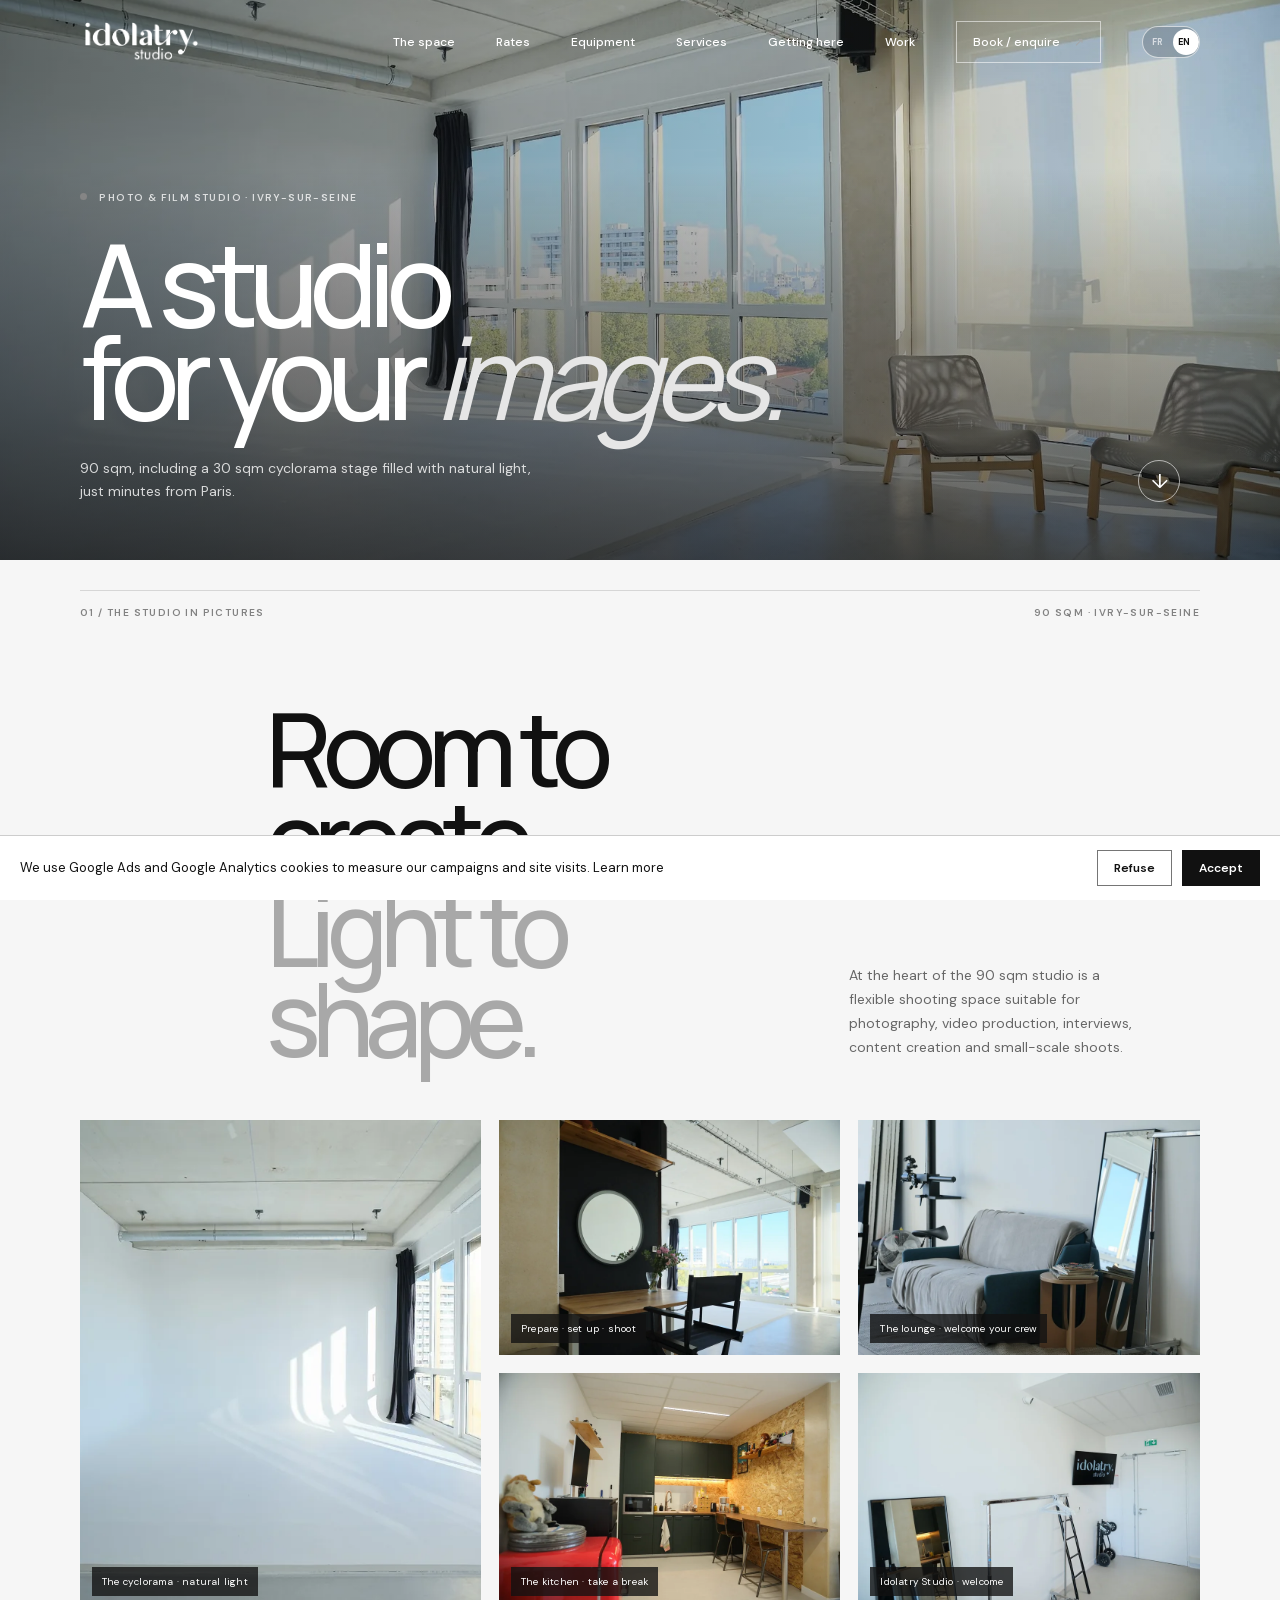
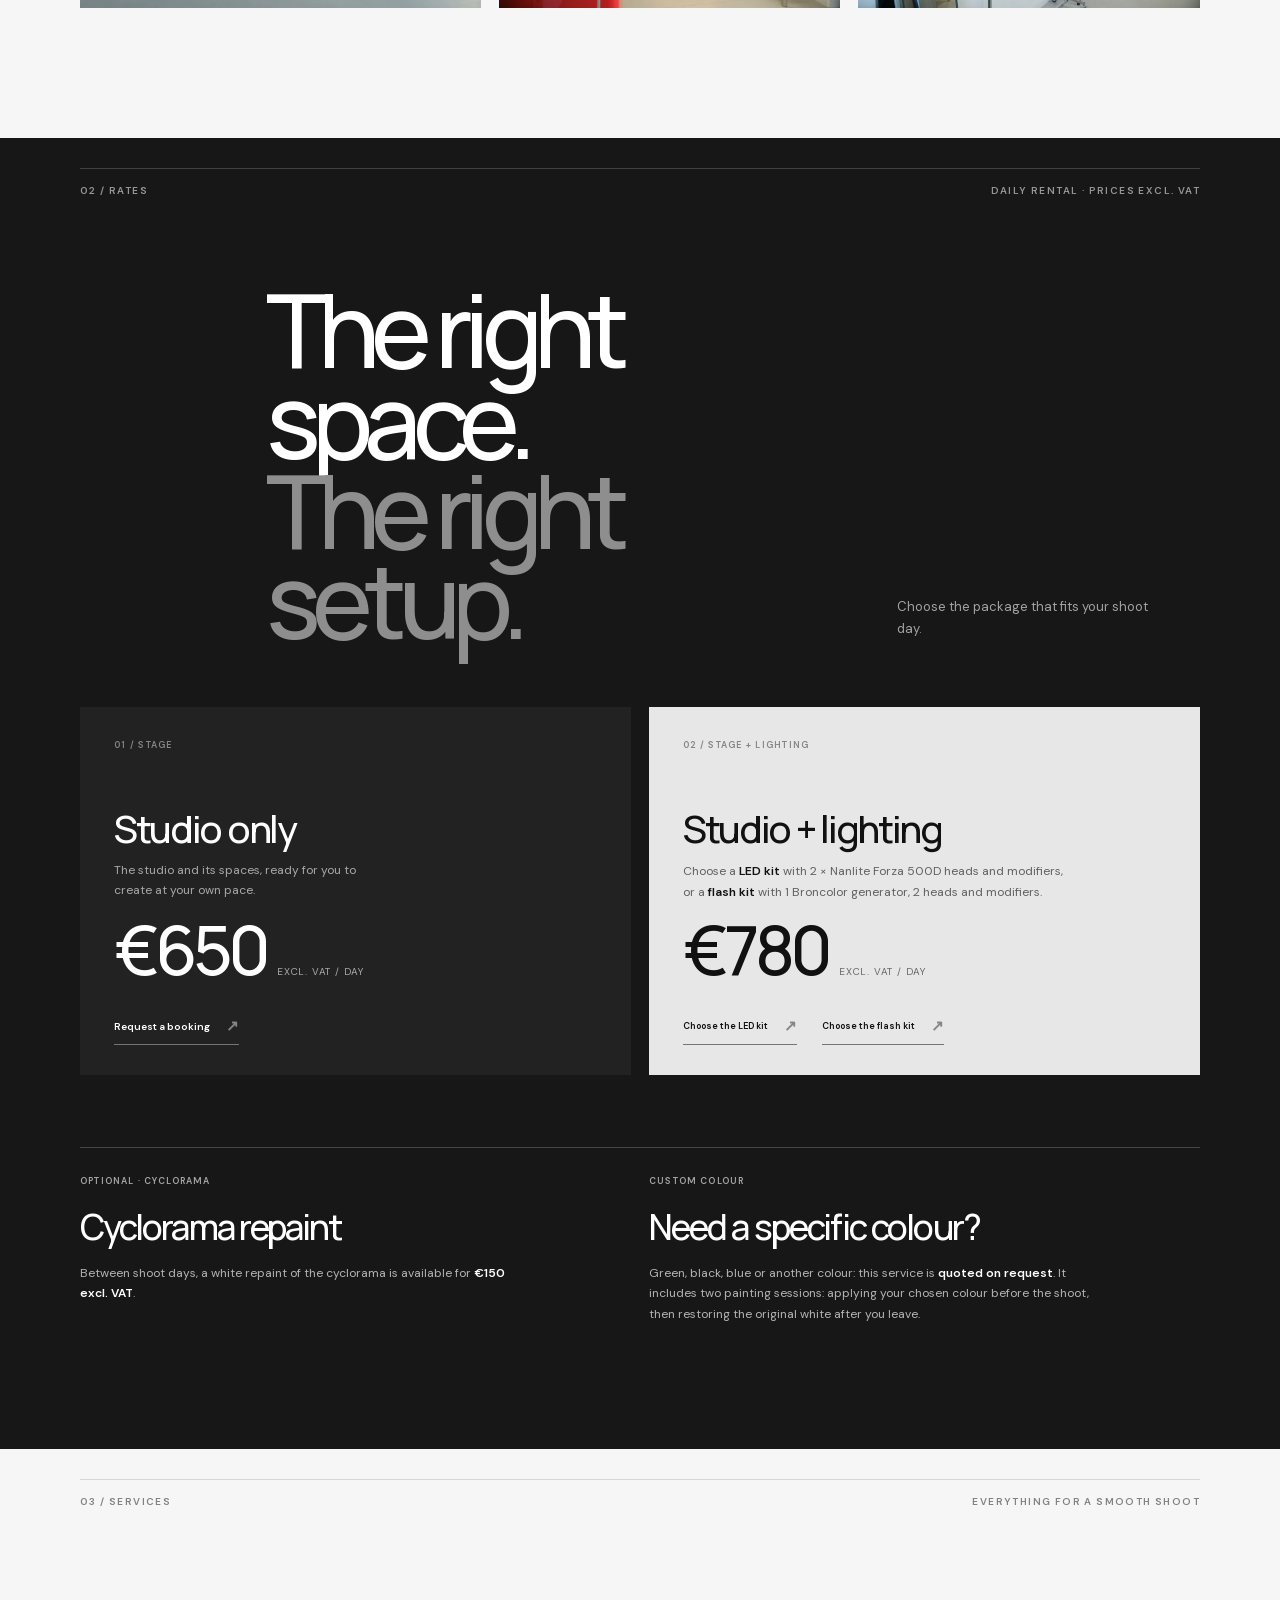
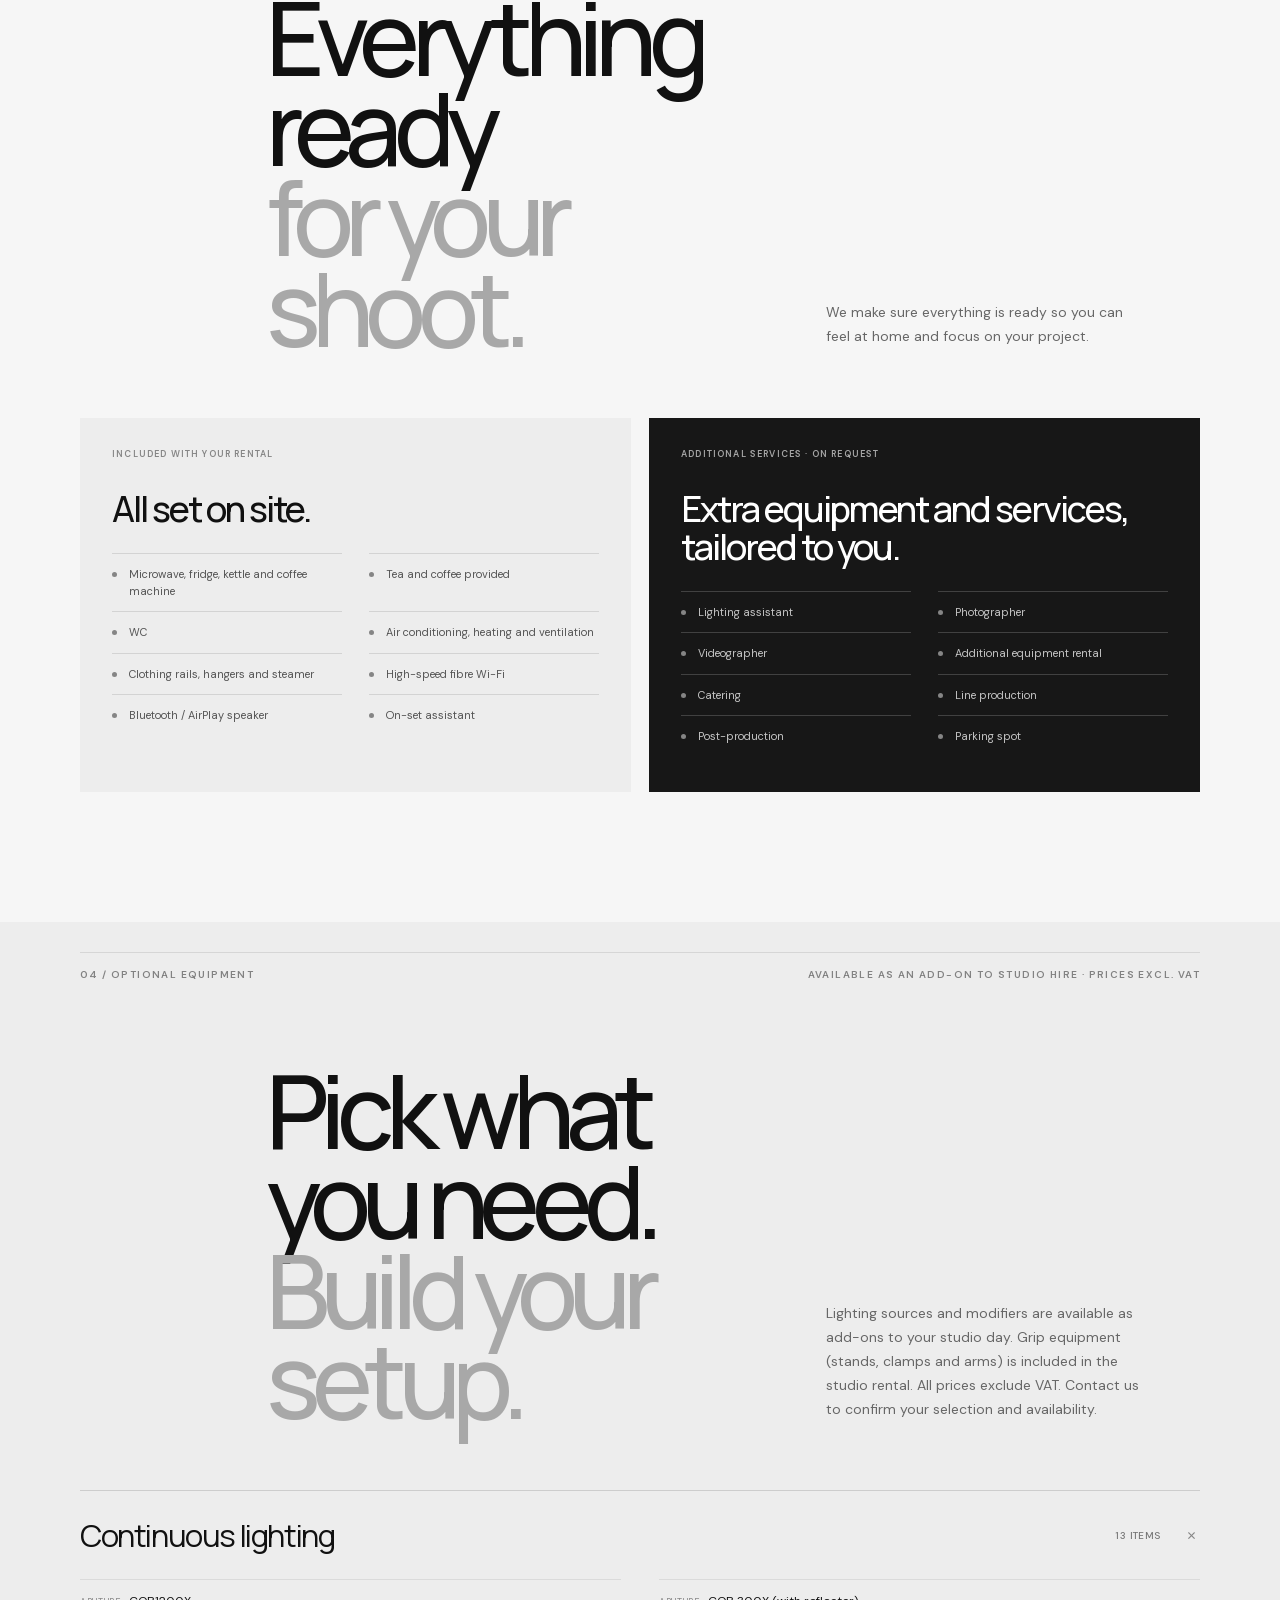
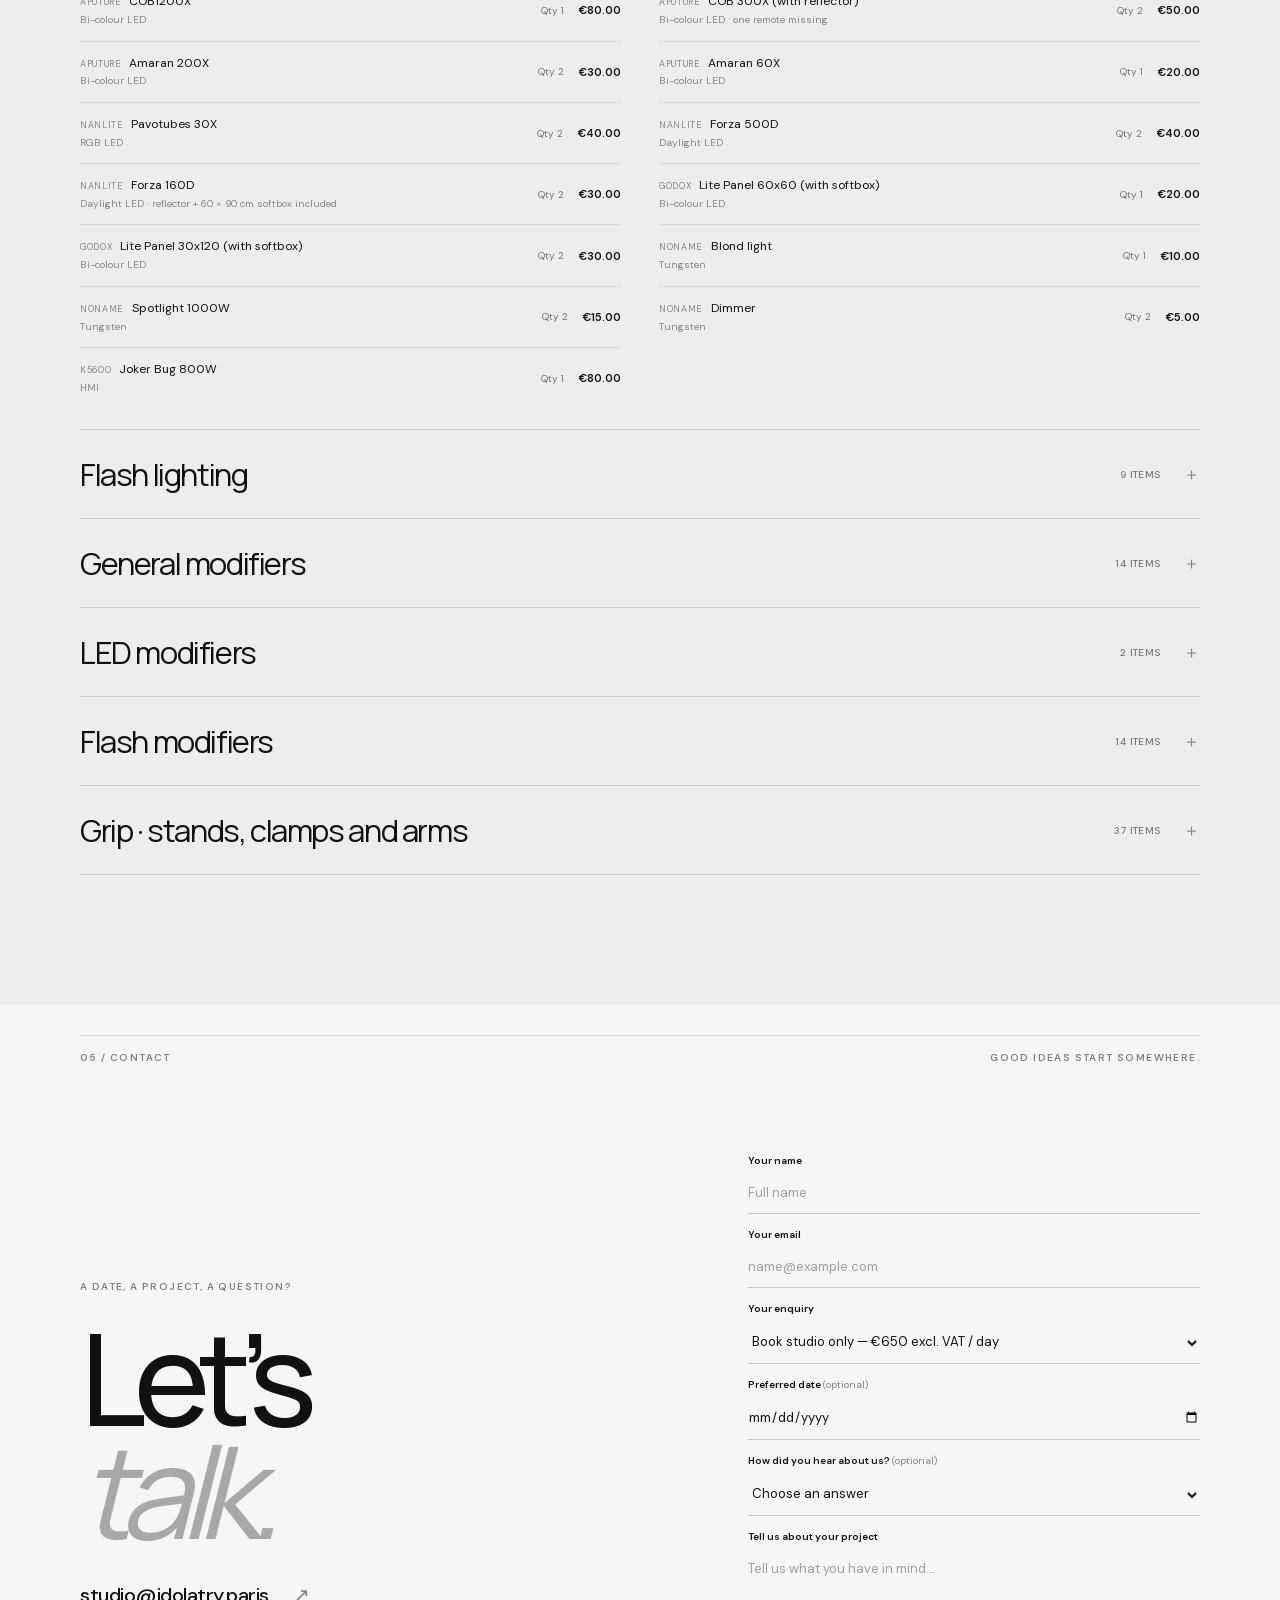
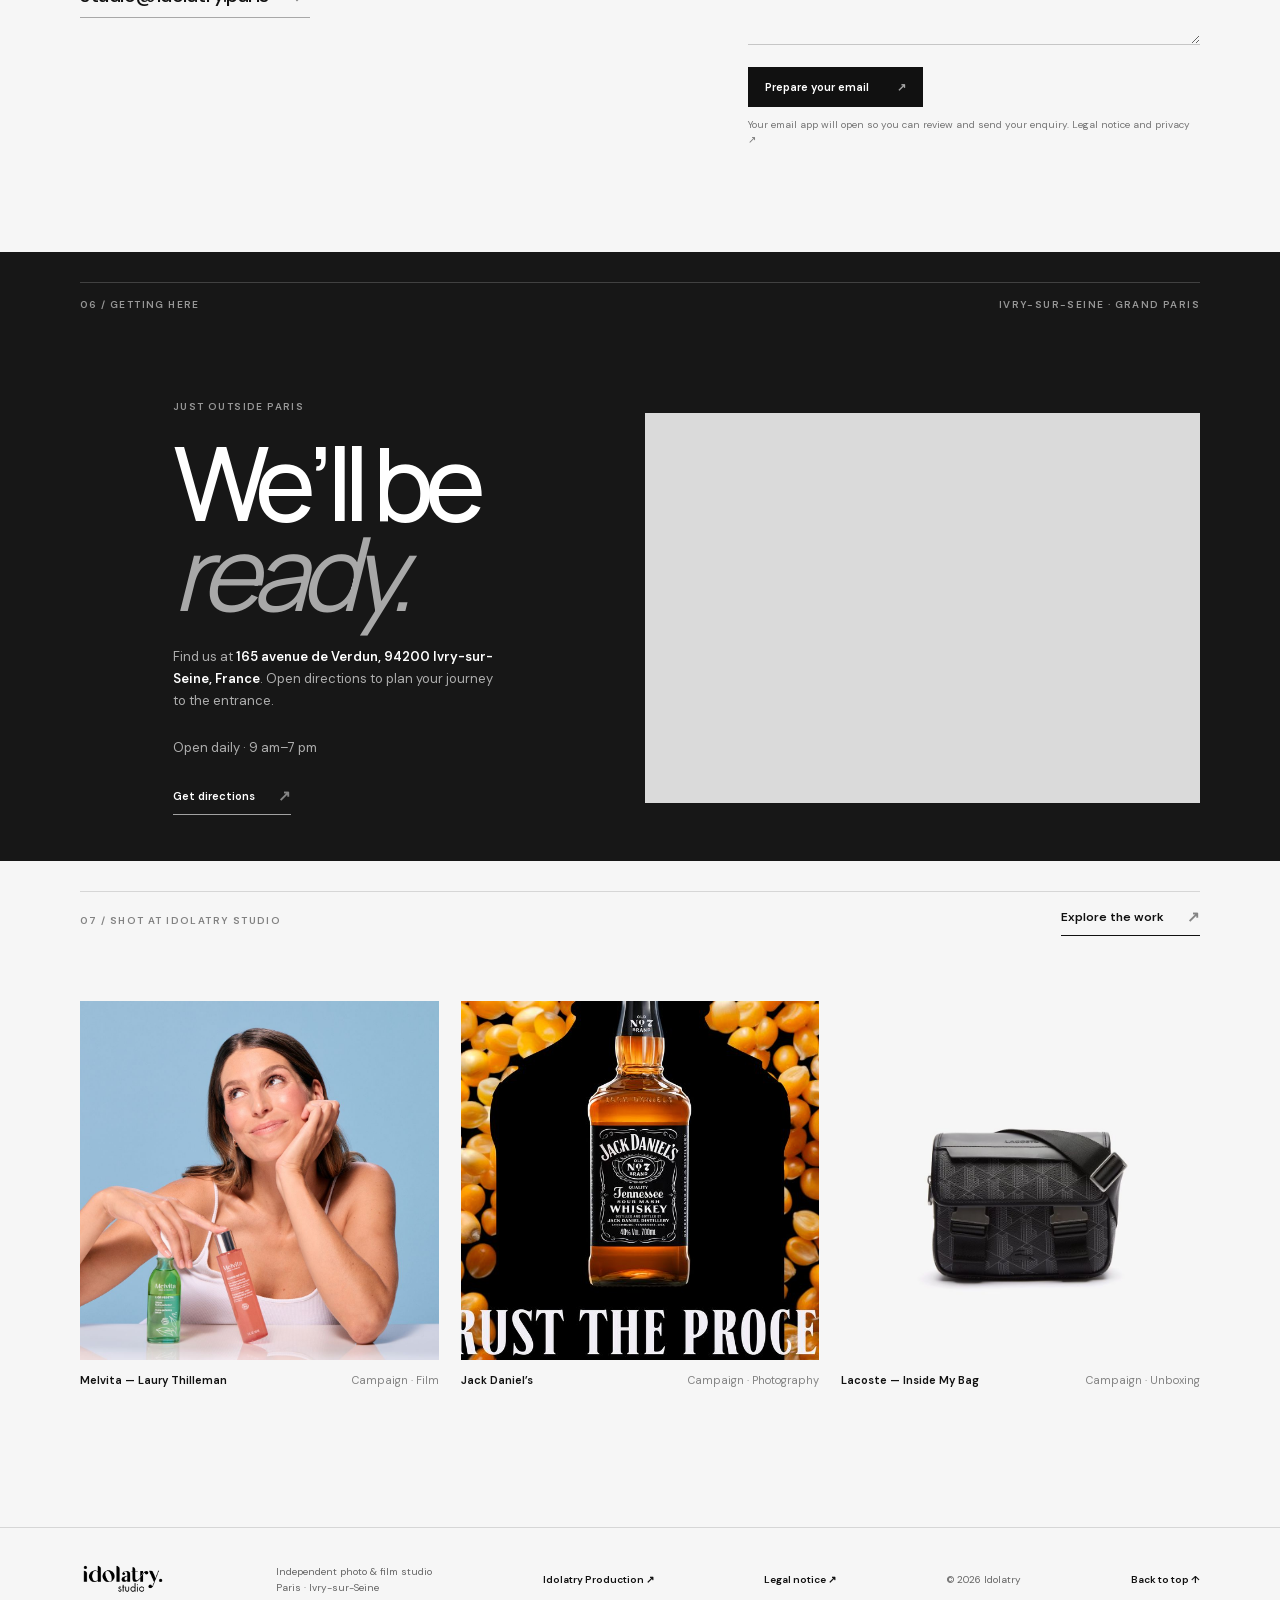
<file: en/index.html>
<!doctype html>
<html lang="en">
  <head>
    <meta charset="UTF-8" />
    <meta name="viewport" content="width=device-width, initial-scale=1" />
    <meta name="theme-color" content="#111111" />
        <meta name="description" content="Idolatry Studio in Ivry-sur-Seine, Paris: 90 sqm photo and film studio with a 30 sqm daylight cyclorama, lounge and kitchen. From €650 excl. VAT per day." />
    <title>Idolatry Studio — Photo & Film Studio Rental near Paris</title>
    <link rel="canonical" href="https://studio.idolatry.tv/en/" />
    <link rel="alternate" hreflang="fr" href="https://studio.idolatry.tv/" />
    <link rel="alternate" hreflang="en" href="https://studio.idolatry.tv/en/" />
    <link rel="alternate" hreflang="x-default" href="https://studio.idolatry.tv/" />
    <meta name="robots" content="index, follow, max-image-preview:large" />
    <meta property="og:type" content="website" />
    <meta property="og:locale" content="en_GB" />
    <meta property="og:site_name" content="Studio Idolatry" />
    <meta property="og:title" content="Idolatry Studio — Photo & Film Studio Rental near Paris" />
    <meta property="og:description" content="An 90 sqm photo and film studio in Ivry-sur-Seine, Paris, with a 30 sqm daylight cyclorama stage, lounge and kitchen. From €650 excl. VAT per day." />
    <meta property="og:url" content="https://studio.idolatry.tv/en/" />
    <meta property="og:image" content="https://studio.idolatry.tv/media/studio/studio-plateau-accueil.jpg" />
    <meta name="twitter:card" content="summary_large_image" />
    <meta name="twitter:title" content="Idolatry Studio — Photo & Film Studio Rental near Paris" />
    <meta name="twitter:description" content="An 90 sqm photo and film studio in Ivry-sur-Seine, Paris, with a 30 sqm daylight cyclorama stage, lounge and kitchen. From €650 excl. VAT per day." />
    <meta name="twitter:image" content="https://studio.idolatry.tv/media/studio/studio-plateau-accueil.jpg" />
    <link rel="icon" href="../favicon-48.png" type="image/png" sizes="48x48" />
    <link rel="icon" href="../favicon-192.png" type="image/png" sizes="192x192" />
    <link rel="apple-touch-icon" href="../favicon-192.png" />
    <script async src="https://www.googletagmanager.com/gtag/js?id=AW-1031371802"></script>
    <link rel="stylesheet" href="../fonts/fonts.css" />
    <link rel="stylesheet" href="../styles.css?v=cookie-banner-20261027" />
  </head>
  <body>
    <script type="application/ld+json">
      {
        "@context": "https://schema.org",
        "@type": "WebSite",
        "name": "Studio Idolatry",
        "alternateName": "Idolatry Studio Ivry-sur-Seine",
        "url": "https://studio.idolatry.tv/en/",
        "inLanguage": "en-GB"
      }
    </script>
    <script type="application/ld+json">
      {
        "@context": "https://schema.org",
        "@type": "PhotographyStudio",
        "name": "Idolatry Studio",
        "url": "https://studio.idolatry.tv/en/",
        "description": "An 90 sqm photo and film studio in Ivry-sur-Seine, Paris, with a 30 sqm daylight cyclorama stage, lounge and kitchen.",
        "email": "studio@idolatry.paris",
        "address": {
          "@type": "PostalAddress",
          "streetAddress": "165 avenue de Verdun",
          "postalCode": "94200",
          "addressLocality": "Ivry-sur-Seine",
          "addressCountry": "FR"
        },
        "areaServed": ["Ivry-sur-Seine", "Paris", "Grand Paris"],
        "priceRange": "€650–€780 excl. VAT per day",
        "openingHoursSpecification": [{
          "@type": "OpeningHoursSpecification",
          "dayOfWeek": ["Monday", "Tuesday", "Wednesday", "Thursday", "Friday", "Saturday", "Sunday"],
          "opens": "09:00",
          "closes": "19:00"
        }]
      }
    </script>
    <header class="site-header" id="top">
      <a class="brand" href="#top" aria-label="Idolatry Studio, home"><img src="../logo-idolatry-studio.png" alt="Idolatry Studio" /></a>
      <button class="menu-toggle" aria-expanded="false" aria-controls="site-nav" aria-label="Open menu"><span></span><span></span></button>
      <nav class="site-nav" id="site-nav" aria-label="Main navigation">
        <a class="language-switch language-switch-en" href="../" lang="fr" aria-label="Switch to French"><span class="language-switch-label language-switch-label-fr">FR</span><span class="language-switch-label language-switch-label-en">EN</span><span class="language-switch-thumb" aria-hidden="true"></span></a><a href="#galerie-studio">The space</a><a href="#tarifs">Rates</a><a href="#materiel">Equipment</a><a href="#services">Services</a><a href="#acces">Getting here</a><a href="#projets">Work</a><a class="nav-contact" href="#contact" >Book / enquire <span>↗</span></a>
      </nav>
    </header>

    <main>
      <section class="hero" aria-labelledby="hero-title">
          <img class="hero-photo" src="../media/studio/studio-plateau-accueil-1800.webp" srcset="../media/studio/studio-plateau-accueil-900.webp 900w, ../media/studio/studio-plateau-accueil-1800.webp 1800w" sizes="100vw" alt="Studio stage with white cyclorama and natural light in Ivry-sur-Seine" fetchpriority="high" />
        <div class="hero-shade" aria-hidden="true"></div>
        <div class="hero-copy">
          <p class="eyebrow light"><span class="live-dot"></span> Photo &amp; film studio · Ivry-sur-Seine</p>
          <h1 id="hero-title">A studio<br />for your <em>images.</em></h1>
          <div class="hero-foot"><p>90 sqm, including a 30 sqm cyclorama stage filled with natural light,<br class="desktop-only" /> just minutes from Paris.</p><a class="round-link" href="#galerie-studio" aria-label="Discover the studio">↓</a></div>
        </div>
      </section>

      <section class="studio-gallery section-pad" id="galerie-studio">
        <div class="section-label"><span class="eyebrow">01 / The studio in pictures</span><span class="eyebrow muted">90 sqm · Ivry-sur-Seine</span></div>
        <div class="studio-gallery-intro"><h2>Room to create.<br /><span>Light to shape.</span></h2><p>At the heart of the 90 sqm studio is a flexible shooting space suitable for photography, video production, interviews, content creation and small-scale shoots.</p></div>
        <div class="studio-gallery-grid">
          <figure class="studio-photo studio-photo-large"><button class="studio-photo-trigger" type="button" aria-label="Enlarge: The cyclorama · natural light"><img src="../media/studio/studio-cyclorama-900.webp" alt="White studio cyclorama with sunlight coming through the windows" loading="lazy" /></button><figcaption>The cyclorama · natural light</figcaption></figure>
          <figure class="studio-photo"><button class="studio-photo-trigger" type="button" aria-label="Enlarge: Prepare · set up · shoot"><img src="../media/studio/studio-preparation-900.webp" alt="Styling area with table and mirror, opening onto the stage" loading="lazy" /></button><figcaption>Prepare · set up · shoot</figcaption></figure>
          <figure class="studio-photo"><button class="studio-photo-trigger" type="button" aria-label="Enlarge: The lounge · welcome your crew"><img src="../media/studio/studio-salon-900.webp" alt="Studio lounge with a sofa and mirror at Idolatry Studio" loading="lazy" /></button><figcaption>The lounge · welcome your crew</figcaption></figure>
          <figure class="studio-photo"><button class="studio-photo-trigger" type="button" aria-label="Enlarge: The kitchen · take a break"><img src="../media/studio/studio-cuisine-900.webp" alt="Kitchen and break area at Idolatry Studio in Ivry-sur-Seine" loading="lazy" /></button><figcaption>The kitchen · take a break</figcaption></figure>
          <figure class="studio-photo"><button class="studio-photo-trigger" type="button" aria-label="Enlarge: Idolatry Studio · welcome"><img src="../media/studio/studio-entree-900.webp" alt="Idolatry Studio sign by the entrance and clothing rail" loading="lazy" /></button><figcaption>Idolatry Studio · welcome</figcaption></figure>
        </div>
      </section>

      <section class="pricing section-pad" id="tarifs">
        <div class="section-label"><span class="eyebrow">02 / Rates</span><span class="eyebrow muted">Daily rental · prices excl. VAT</span></div>
        <div class="pricing-heading"><h2>The right space.<br /><span>The right setup.</span></h2><p>Choose the package that fits your shoot day.</p></div>
        <div class="pricing-grid">
          <article class="price-card"><p class="eyebrow">01 / Stage</p><h3>Studio only</h3><p class="price-desc">The studio and its spaces, ready for you to create at your own pace.</p><p class="price"><strong>€650</strong><span>excl. VAT / day</span></p><a class="text-link" href="#contact" data-package="Studio only — €650 excl. VAT / day">Request a booking <span>↗</span></a></article>
          <article class="price-card price-card-featured"><p class="eyebrow">02 / Stage + lighting</p><h3>Studio + lighting</h3><p class="price-desc">Choose a <strong>LED kit</strong> with 2 × Nanlite Forza 500D heads and modifiers, or a <strong>flash kit</strong> with 1 Broncolor generator, 2 heads and modifiers.</p><p class="price"><strong>€780</strong><span>excl. VAT / day</span></p><div class="price-options"><a class="text-link" href="#contact" data-package="Studio + LED kit — €780 excl. VAT / day">Choose the LED kit <span>↗</span></a><a class="text-link" href="#contact" data-package="Studio + flash kit — €780 excl. VAT / day">Choose the flash kit <span>↗</span></a></div></article>
        </div>
        <div class="cyclo-policy"><div><p class="eyebrow">Optional · Cyclorama</p><h3>Cyclorama repaint</h3><p>Between shoot days, a white repaint of the cyclorama is available for <strong>€150 excl. VAT</strong>.</p></div><div><p class="eyebrow">Custom colour</p><h3>Need a specific colour?</h3><p>Green, black, blue or another colour: this service is <strong>quoted on request</strong>. It includes two painting sessions: applying your chosen colour before the shoot, then restoring the original white after you leave.</p></div></div>
      </section>

      <section class="services section-pad" id="services">
        <div class="section-label"><span class="eyebrow">03 / Services</span><span class="eyebrow muted">Everything for a smooth shoot</span></div>
        <div class="services-intro"><h2>Everything ready<br /><span>for your shoot.</span></h2><p>We make sure everything is ready so you can feel at home and focus on your project.</p></div>
        <div class="services-grid">
          <article class="service-panel"><p class="eyebrow">Included with your rental</p><h3>All set on site.</h3><ul class="service-list"><li>Microwave, fridge, kettle and coffee machine</li><li>Tea and coffee provided</li><li>WC</li><li>Air conditioning, heating and ventilation</li><li>Clothing rails, hangers and steamer</li><li>High-speed fibre Wi-Fi</li><li>Bluetooth / AirPlay speaker</li><li>On-set assistant</li></ul></article>
          <article class="service-panel service-panel-extra"><p class="eyebrow">Additional services · on request</p><h3>Extra equipment and services, tailored to you.</h3><ul class="service-list"><li>Lighting assistant</li><li>Photographer</li><li>Videographer</li><li>Additional equipment rental</li><li>Catering</li><li>Line production</li><li>Post-production</li><li>Parking spot</li></ul></article>
        </div>
      </section>

      <section class="equipment section-pad" id="materiel">
        <div class="section-label"><span class="eyebrow">04 / Optional equipment</span><span class="eyebrow muted">Available as an add-on to studio hire · prices excl. VAT</span></div>
        <div class="equipment-intro"><h2>Pick what you need.<br /><span>Build your setup.</span></h2><p>Lighting sources and modifiers are available as add-ons to your studio day. Grip equipment (stands, clamps and arms) is included in the studio rental. All prices exclude VAT. Contact us to confirm your selection and availability.</p></div>
        <div class="equipment-groups">
          <details class="gear-group" open><summary><span>Continuous lighting</span><span class="gear-count">13 items <b>＋</b></span></summary><ul class="gear-list"><li><span class="gear-name"><span class="gear-brand">APUTURE</span>COB1200X<small>Bi-colour LED</small></span><span class="gear-qty">Qty 1</span><strong class="gear-price">€80.00</strong></li><li><span class="gear-name"><span class="gear-brand">APUTURE</span>COB 300X (with reflector)<small>Bi-colour LED · one remote missing</small></span><span class="gear-qty">Qty 2</span><strong class="gear-price">€50.00</strong></li><li><span class="gear-name"><span class="gear-brand">APUTURE</span>Amaran 200X<small>Bi-colour LED</small></span><span class="gear-qty">Qty 2</span><strong class="gear-price">€30.00</strong></li><li><span class="gear-name"><span class="gear-brand">APUTURE</span>Amaran 60X<small>Bi-colour LED</small></span><span class="gear-qty">Qty 1</span><strong class="gear-price">€20.00</strong></li><li><span class="gear-name"><span class="gear-brand">NANLITE</span>Pavotubes 30X<small>RGB LED</small></span><span class="gear-qty">Qty 2</span><strong class="gear-price">€40.00</strong></li><li><span class="gear-name"><span class="gear-brand">NANLITE</span>Forza 500D<small>Daylight LED</small></span><span class="gear-qty">Qty 2</span><strong class="gear-price">€40.00</strong></li><li><span class="gear-name"><span class="gear-brand">NANLITE</span>Forza 160D<small>Daylight LED · reflector + 60 × 90 cm softbox included</small></span><span class="gear-qty">Qty 2</span><strong class="gear-price">€30.00</strong></li><li><span class="gear-name"><span class="gear-brand">GODOX</span>Lite Panel 60x60 (with softbox)<small>Bi-colour LED</small></span><span class="gear-qty">Qty 1</span><strong class="gear-price">€20.00</strong></li><li><span class="gear-name"><span class="gear-brand">GODOX</span>Lite Panel 30x120 (with softbox)<small>Bi-colour LED</small></span><span class="gear-qty">Qty 2</span><strong class="gear-price">€30.00</strong></li><li><span class="gear-name"><span class="gear-brand">NONAME</span>Blond light<small>Tungsten</small></span><span class="gear-qty">Qty 1</span><strong class="gear-price">€10.00</strong></li><li><span class="gear-name"><span class="gear-brand">NONAME</span>Spotlight 1000W<small>Tungsten</small></span><span class="gear-qty">Qty 2</span><strong class="gear-price">€15.00</strong></li><li><span class="gear-name"><span class="gear-brand">NONAME</span>Dimmer<small>Tungsten</small></span><span class="gear-qty">Qty 2</span><strong class="gear-price">€5.00</strong></li><li><span class="gear-name"><span class="gear-brand">K5600</span>Joker Bug 800W<small>HMI</small></span><span class="gear-qty">Qty 1</span><strong class="gear-price">€80.00</strong></li></ul></details>
          <details class="gear-group"><summary><span>Flash lighting</span><span class="gear-count">9 items <b>＋</b></span></summary><ul class="gear-list"><li><span class="gear-name"><span class="gear-brand">BRONCOLOR</span>Graphit A4 generator<small>Flash</small></span><span class="gear-qty">Qty 1</span><strong class="gear-price">€60.00</strong></li><li><span class="gear-name"><span class="gear-brand">BRONCOLOR</span>Scoro 3200 generator<small>Flash</small></span><span class="gear-qty">Qty 1</span><strong class="gear-price">€80.00</strong></li><li><span class="gear-name"><span class="gear-brand">BRONCOLOR</span>head extension<small>Flash</small></span><span class="gear-qty">Qty 1</span><strong class="gear-price">€5.00</strong></li><li><span class="gear-name"><span class="gear-brand">BRONCOLOR</span>Pulso 3200J<small>Flash</small></span><span class="gear-qty">Qty 2</span><strong class="gear-price">€15.00</strong></li><li><span class="gear-name"><span class="gear-brand">BRONCOLOR</span>Unilite 3200J<small>Flash</small></span><span class="gear-qty">Qty 2</span><strong class="gear-price">€15.00</strong></li><li><span class="gear-name"><span class="gear-brand">BRONCOLOR</span>Picolite 1600J<small>Flash</small></span><span class="gear-qty">Qty 3</span><strong class="gear-price">€25.00</strong></li><li><span class="gear-name"><span class="gear-brand">BRONCOLOR</span>Ringflash 3200J<small>Flash</small></span><span class="gear-qty">Qty 1</span><strong class="gear-price">€25.00</strong></li><li><span class="gear-name"><span class="gear-brand">BRONCOLOR</span>autonomous Siros 800J<small>Flash</small></span><span class="gear-qty">Qty 2</span><strong class="gear-price">€25.00</strong></li><li><span class="gear-name"><span class="gear-brand">HENSEL</span>Spotlight 1600J<small>Flash</small></span><span class="gear-qty">Qty 1</span><strong class="gear-price">€45.00</strong></li></ul></details>
          <details class="gear-group"><summary><span>General modifiers</span><span class="gear-count">14 items <b>＋</b></span></summary><ul class="gear-list"><li><span class="gear-name"><span class="gear-brand">MANFROTTO</span>Skylite Frame 3x3 m<small>full diffuser + black cover</small></span><span class="gear-qty">Qty 1</span><strong class="gear-price">€20.00</strong></li><li><span class="gear-name"><span class="gear-brand">MANFROTTO</span>Skylite Frame 2x2 m<small>full diffuser + white/silver cover</small></span><span class="gear-qty">Qty 1</span><strong class="gear-price">€15.00</strong></li><li><span class="gear-name"><span class="gear-brand">MANFROTTO</span>Skylite Frame 1x2 m<small>full diffuser + white/silver and black/white covers</small></span><span class="gear-qty">Qty 1</span><strong class="gear-price">€10.00</strong></li><li><span class="gear-name"><span class="gear-brand">NONAME</span>Silver beauty dish 80 cm</span><span class="gear-qty">Qty 1</span><strong class="gear-price">€5.00</strong></li><li><span class="gear-name"><span class="gear-brand">NONAME</span>White beauty dish 40 cm + honeycomb</span><span class="gear-qty">Qty 1</span><strong class="gear-price">€5.00</strong></li><li><span class="gear-name"><span class="gear-brand">BRONCOLOR</span>Beauty dish for Ringflash</span><span class="gear-qty">Qty 1</span><strong class="gear-price">€10.00</strong></li><li><span class="gear-name"><span class="gear-brand">GODOX</span>Softbox 80 x 20 cm + louver</span><span class="gear-qty">Qty 2</span><strong class="gear-price">€5.00</strong></li><li><span class="gear-name"><span class="gear-brand">BRONCOLOR</span>Softbox 60 x 60 cm</span><span class="gear-qty">Qty 1</span><strong class="gear-price">€10.00</strong></li><li><span class="gear-name"><span class="gear-brand">NONAME</span>Softbox 60 x 90 cm</span><span class="gear-qty">Qty 1</span><strong class="gear-price">€10.00</strong></li><li><span class="gear-name"><span class="gear-brand">APUTURE</span>Lightdom II</span><span class="gear-qty">Qty 2</span><strong class="gear-price">€10.00</strong></li><li><span class="gear-name"><span class="gear-brand">APUTURE</span>Mini Lightdom</span><span class="gear-qty">Qty 1</span><strong class="gear-price">€7.00</strong></li><li><span class="gear-name"><span class="gear-brand">APUTURE</span>Lantern</span><span class="gear-qty">Qty 1</span><strong class="gear-price">€10.00</strong></li><li><span class="gear-name"><span class="gear-brand">APUTURE</span>3 Reflector Kit Aputure 1200X</span><span class="gear-qty">Qty 1</span><strong class="gear-price">€20.00</strong></li><li><span class="gear-name"><span class="gear-brand">NONAME</span>Kit of various gobos</span><span class="gear-qty">Qty 1</span><strong class="gear-price">€1.00</strong></li></ul></details>
          <details class="gear-group"><summary><span>LED modifiers</span><span class="gear-count">2 items <b>＋</b></span></summary><ul class="gear-list"><li><span class="gear-name"><span class="gear-brand">APUTURE</span>small Fresnel + Barn Door<small>LED</small></span><span class="gear-qty">Qty 1</span><strong class="gear-price">€5.00</strong></li><li><span class="gear-name"><span class="gear-brand">APUTURE</span>Fresnel F10 + Barn door<small>LED</small></span><span class="gear-qty">Qty 1</span><strong class="gear-price">€10.00</strong></li></ul></details>
          <details class="gear-group"><summary><span>Flash modifiers</span><span class="gear-count">14 items <b>＋</b></span></summary><ul class="gear-list"><li><span class="gear-name"><span class="gear-brand">BRONCOLOR</span>Fresnels Picolite<small>Flash</small></span><span class="gear-qty">Qty 2</span><strong class="gear-price">€15.00</strong></li><li><span class="gear-name"><span class="gear-brand">BRONCOLOR</span>Spotlight Picolite<small>Flash</small></span><span class="gear-qty">Qty 1</span><strong class="gear-price">€25.00</strong></li><li><span class="gear-name"><span class="gear-brand">BRONCOLOR</span>Reflector P70<small>Flash</small></span><span class="gear-qty">Qty 3</span><strong class="gear-price">€5.00</strong></li><li><span class="gear-name"><span class="gear-brand">BRONCOLOR</span>Reflector P-Travel<small>Flash</small></span><span class="gear-qty">Qty 4</span><strong class="gear-price">€5.00</strong></li><li><span class="gear-name"><span class="gear-brand">BRONCOLOR</span>Kit Honeycomb (5° - 10° - 20°)<small>Flash</small></span><span class="gear-qty">Qty 2</span><strong class="gear-price">€5.00</strong></li><li><span class="gear-name"><span class="gear-brand">NONAME</span>Bowens to Broncolor adapter<small>Flash</small></span><span class="gear-qty">Qty 4</span><strong class="gear-price">€5.00</strong></li><li><span class="gear-name"><span class="gear-brand">BRONCOLOR</span>Para FB170<small>Flash</small></span><span class="gear-qty">Qty 1</span><strong class="gear-price">€100.00</strong></li><li><span class="gear-name"><span class="gear-brand">NONAME</span>Snoot (Bowens)<small>Flash</small></span><span class="gear-qty">Qty 1</span><strong class="gear-price">€5.00</strong></li><li><span class="gear-name"><span class="gear-brand">NONAME</span>Optical snoot (Bowens)<small>Flash</small></span><span class="gear-qty">Qty 1</span><strong class="gear-price">€5.00</strong></li><li><span class="gear-name"><span class="gear-brand">BRONCOLOR</span>Speed Ring<small>Flash</small></span><span class="gear-qty">Qty 5</span><strong class="gear-price">€1.00</strong></li><li><span class="gear-name"><span class="gear-brand">APUTURE</span>Spotlight (19° + 36 ° + iris)<small>Flash</small></span><span class="gear-qty">Qty 1</span><strong class="gear-price">€25.00</strong></li><li><span class="gear-name"><span class="gear-brand">PARABOLIX</span>Parabolix 30&quot;<small>Flash · only one rod available</small></span><span class="gear-qty">Qty 1</span><strong class="gear-price">€30.00</strong></li><li><span class="gear-name"><span class="gear-brand">PARABOLIX</span>Parabolix 40&quot;<small>Flash · only one rod available</small></span><span class="gear-qty">Qty 1</span><strong class="gear-price">€35.00</strong></li><li><span class="gear-name"><span class="gear-brand">ROLLEI</span>Octabox Rollei 120cm<small>Flash</small></span><span class="gear-qty">Qty 1</span><strong class="gear-price">€10.00</strong></li></ul></details>
          <details class="gear-group gear-included"><summary><span>Grip · stands, clamps and arms</span><span class="gear-count">37 items <b>＋</b></span></summary><ul class="gear-list"><li><span class="gear-name"><span class="gear-brand">MANFROTTO</span>BSU 126</span><span class="gear-qty">Qty 4</span></li><li><span class="gear-name"><span class="gear-brand">AVENGER</span>C-Stands</span><span class="gear-qty">Qty 3</span></li><li><span class="gear-name"><span class="gear-brand">AVENGER</span>Stand</span><span class="gear-qty">Qty 8</span></li><li><span class="gear-name"><span class="gear-brand">AVENGER</span>Light Stand</span><span class="gear-qty">Qty 11</span></li><li><span class="gear-name"><span class="gear-brand">AVENGER</span>Heavy-duty lighting stand</span><span class="gear-qty">Qty 2</span></li><li><span class="gear-name"><span class="gear-brand">MANFROTTO</span>Windup</span><span class="gear-qty">Qty 1</span></li><li><span class="gear-name"><span class="gear-brand">AVENGER</span>Backdrop holder</span><span class="gear-qty">Qty 6</span></li><li><span class="gear-name"><span class="gear-brand">MANFROTTO</span>Super Boom</span><span class="gear-qty">Qty 1</span></li><li><span class="gear-name"><span class="gear-brand">MANFROTTO</span>Boom</span><span class="gear-qty">Qty 1</span></li><li><span class="gear-name"><span class="gear-brand">AVENGER</span>Grip arm</span><span class="gear-qty">Qty 2</span></li><li><span class="gear-name"><span class="gear-brand">AVENGER</span>Grip arm with ball head</span><span class="gear-qty">Qty 3</span></li><li><span class="gear-name"><span class="gear-brand">AVENGER</span>Big gobo head</span><span class="gear-qty">Qty 2</span></li><li><span class="gear-name"><span class="gear-brand">NEEWER</span>End-jaw grip clamp 2&quot;</span><span class="gear-qty">Qty 2</span></li><li><span class="gear-name"><span class="gear-brand">NEEWER</span>End-jaw grip clamp 9&quot;</span><span class="gear-qty">Qty 2</span></li><li><span class="gear-name"><span class="gear-brand">NONAME</span>Mic counterweight + extensions</span><span class="gear-qty">Qty 2</span></li><li><span class="gear-name"><span class="gear-brand">MANFROTTO</span>Superclamp</span><span class="gear-qty">Qty 11</span></li><li><span class="gear-name"><span class="gear-brand">MANFROTTO</span>Clamp</span><span class="gear-qty">Qty 5</span></li><li><span class="gear-name"><span class="gear-brand">MANFROTTO</span>Friction magic Arm</span><span class="gear-qty">Qty 6</span></li><li><span class="gear-name"><span class="gear-brand">MANFROTTO</span>2-Section Single Articulated Arm</span><span class="gear-qty">Qty 4</span></li><li><span class="gear-name"><span class="gear-brand">MANFROTTO</span>Tentacle</span><span class="gear-qty">Qty 2</span></li><li><span class="gear-name"><span class="gear-brand">AVENGER</span>Ball head</span><span class="gear-qty">Qty 11</span></li><li><span class="gear-name"><span class="gear-brand">MANFROTTO</span>Ball head for Skylite frame</span><span class="gear-qty">Qty 2</span></li><li><span class="gear-name"><span class="gear-brand">NONAME</span>Plastic ball head</span><span class="gear-qty">Qty 3</span></li><li><span class="gear-name"><span class="gear-brand">KUPO</span>grip cube kit</span><span class="gear-qty">Qty 2</span></li><li><span class="gear-name"><span class="gear-brand">MANFROTTO</span>sandbag</span><span class="gear-qty">Qty 12</span></li><li><span class="gear-name"><span class="gear-brand">MANFROTTO</span>big sandbag</span><span class="gear-qty">Qty 1</span></li><li><span class="gear-name"><span class="gear-brand">KEYLITE</span>Kit 3 flags S/M/L</span><span class="gear-qty">Qty 1</span></li><li><span class="gear-name"><span class="gear-brand">KEYLITE</span>Mama  M</span><span class="gear-qty">Qty 2</span></li><li><span class="gear-name"><span class="gear-brand">KEYLITE</span>Floppy</span><span class="gear-qty">Qty 2</span></li><li><span class="gear-name"><span class="gear-brand">NONAME</span>Frame 110 x 110</span><span class="gear-qty">Qty 3</span></li><li><span class="gear-name"><span class="gear-brand">SALON</span>Column stand 2m40</span><span class="gear-qty">Qty 1</span></li><li><span class="gear-name"><span class="gear-brand">RHINO</span>Slider Rhino</span><span class="gear-qty">Qty 1</span></li><li><span class="gear-name"><span class="gear-brand">NONAME</span>Rotating plate</span><span class="gear-qty">Qty 1</span></li><li><span class="gear-name"><span class="gear-brand">SATCHLER</span>Camera stand ACE</span><span class="gear-qty">Qty 1</span></li><li><span class="gear-name"><span class="gear-brand">MANFROTTO</span>Camera stand</span><span class="gear-qty">Qty 1</span></li><li><span class="gear-name"><span class="gear-brand">SMALLRIG</span>Camera stand</span><span class="gear-qty">Qty 1</span></li><li><span class="gear-name"><span class="gear-brand">ROCK&#x27;N&#x27;ROLLER</span>R12 stealth</span><span class="gear-qty">Qty 1</span></li></ul></details>
        </div>
      </section>

      <section class="contact section-pad" id="contact">
        <div class="section-label"><span class="eyebrow">05 / Contact</span><span class="eyebrow muted">Good ideas start somewhere.</span></div>
        <div class="contact-layout"><div class="contact-main"><p class="eyebrow">A date, a project, a question?</p><h2>Let’s<br /><em>talk.</em></h2><a class="contact-email" href="mailto:studio@idolatry.paris">studio@idolatry.paris <span>↗</span></a></div><form id="contact-form" class="contact-form"><label for="contact-name">Your name</label><input id="contact-name" name="name" autocomplete="name" required placeholder="Full name" /><label for="contact-email">Your email</label><input id="contact-email" name="email" type="email" autocomplete="email" required placeholder="name@example.com" /><label for="contact-purpose">Your enquiry</label><select id="contact-purpose" name="purpose"><option value="Studio only — €650 excl. VAT / day">Book studio only — €650 excl. VAT / day</option><option value="Studio + LED kit — €780 excl. VAT / day">Studio + LED kit — €780 excl. VAT / day</option><option value="Studio + flash kit — €780 excl. VAT / day">Studio + flash kit — €780 excl. VAT / day</option><option value="Audiovisual production">Discuss a production project</option><option value="Other enquiry">Other enquiry</option></select><label for="contact-date">Preferred date <span>(optional)</span></label><input id="contact-date" name="date" type="date" /><label for="contact-source">How did you hear about us? <span>(optional)</span></label><select id="contact-source" name="source"><option value="">Choose an answer</option><option value="Instagram">Instagram</option><option value="Facebook">Facebook</option><option value="LinkedIn">LinkedIn</option><option value="Recherche Google">Google search</option><option value="Recommandation">Word of mouth, recommendation</option><option value="Portes ouvertes">Open house</option><option value="Autre">Other</option></select><label for="contact-message">Tell us about your project</label><textarea id="contact-message" name="message" rows="4" required placeholder="Tell us what you have in mind…"></textarea><button class="form-submit" type="submit">Prepare your email <span>↗</span></button><p class="form-hint" id="form-hint" role="status">Your email app will open so you can review and send your enquiry. <a href="mentions-legales.html">Legal notice and privacy ↗</a></p></form></div>

      </section>

      <section class="access section-pad" id="acces">
        <div class="section-label"><span class="eyebrow light">06 / Getting here</span><span class="eyebrow light">Ivry-sur-Seine · Grand Paris</span></div>
        <div class="access-layout"><div class="access-copy"><p class="eyebrow light">Just outside Paris</p><h2>We’ll be<br /><em>ready.</em></h2><p>Find us at <strong>165 avenue de Verdun, 94200 Ivry-sur-Seine, France</strong>. Open directions to plan your journey to the entrance.</p><p class="opening-hours">Open daily · 9 am–7 pm</p><a class="text-link text-link-light" href="https://www.google.com/maps/dir/?api=1&destination=165%20avenue%20de%20Verdun%2C%2094200%20Ivry-sur-Seine" target="_blank" rel="noreferrer">Get directions <span>↗</span></a></div><div class="map-frame"><iframe title="Map to Idolatry Studio in Ivry-sur-Seine" src="https://maps.google.com/maps?q=165%20avenue%20de%20Verdun%2C%2094200%20Ivry-sur-Seine&amp;z=15&amp;output=embed" loading="lazy" referrerpolicy="no-referrer-when-downgrade"></iframe></div></div>
      </section>

      <section class="work section-pad" id="projets">
        <div class="section-label"><span class="eyebrow">07 / Shot at Idolatry Studio</span><a class="text-link" href="https://idolatry.tv/projets" target="_blank" rel="noreferrer">Explore the work <span>↗</span></a></div>
        <div class="work-grid">
          <a class="work-card work-card-wide" href="https://www.idolatry.tv/projets/melvita-laury-thilleman" target="_blank" rel="noreferrer"><div class="work-image"><img src="../media/project-laury-thilleman.jpg" alt="Laury Thilleman in a Melvita campaign" loading="lazy" /><span class="work-arrow">↗</span></div><div class="work-caption"><span>Melvita — Laury Thilleman</span><span>Campaign · Film</span></div></a>
          <a class="work-card work-card-small" href="https://www.idolatry.tv/projets/trust-the-process" target="_blank" rel="noreferrer"><div class="work-image"><img src="../media/project-jack.jpg" alt="Jack Daniel’s campaign, Trust the Process" loading="lazy" /><span class="work-arrow">↗</span></div><div class="work-caption"><span>Jack Daniel’s</span><span>Campaign · Photography</span></div></a>
          <a class="work-card work-card-small work-card-offset" href="https://www.idolatry.tv/projets/inside-my-bag" target="_blank" rel="noreferrer"><div class="work-image"><img src="../media/project-lacoste.jpg" alt="Lacoste bag featured in Inside My Bag" loading="lazy" /><span class="work-arrow">↗</span></div><div class="work-caption"><span>Lacoste — Inside My Bag</span><span>Campaign · Unboxing</span></div></a>
        </div>
      </section>

    <footer class="footer section-pad"><a class="brand footer-brand" href="#top" aria-label="Back to top"><img src="../logo-idolatry-studio.png" alt="Idolatry Studio" /></a><span>Independent photo & film studio<br />Paris · Ivry-sur-Seine</span><a href="https://www.idolatry.tv" target="_blank" rel="noreferrer">Idolatry Production ↗</a><a href="mentions-legales.html">Legal notice ↗</a><span>© <span id="year"></span> Idolatry</span><a class="back-top" href="#top">Back to top ↑</a></footer>

    </main>
    <dialog class="studio-lightbox" id="studio-lightbox" aria-label="Studio gallery viewer"><button class="lightbox-close" type="button" aria-label="Close gallery viewer">×</button><button class="lightbox-prev" type="button" aria-label="Previous image">←</button><figure class="lightbox-content"><img class="lightbox-image" alt="" /><figcaption class="lightbox-caption"></figcaption><p class="lightbox-count" aria-live="polite"></p></figure><button class="lightbox-next" type="button" aria-label="Next image">→</button></dialog>
    <button class="floating-top" type="button" aria-label="Back to top" aria-hidden="true" tabindex="-1">↑</button>
    <script src="../script.js?v=cookie-banner-20261027"></script>
  </body>
</html>
</file>
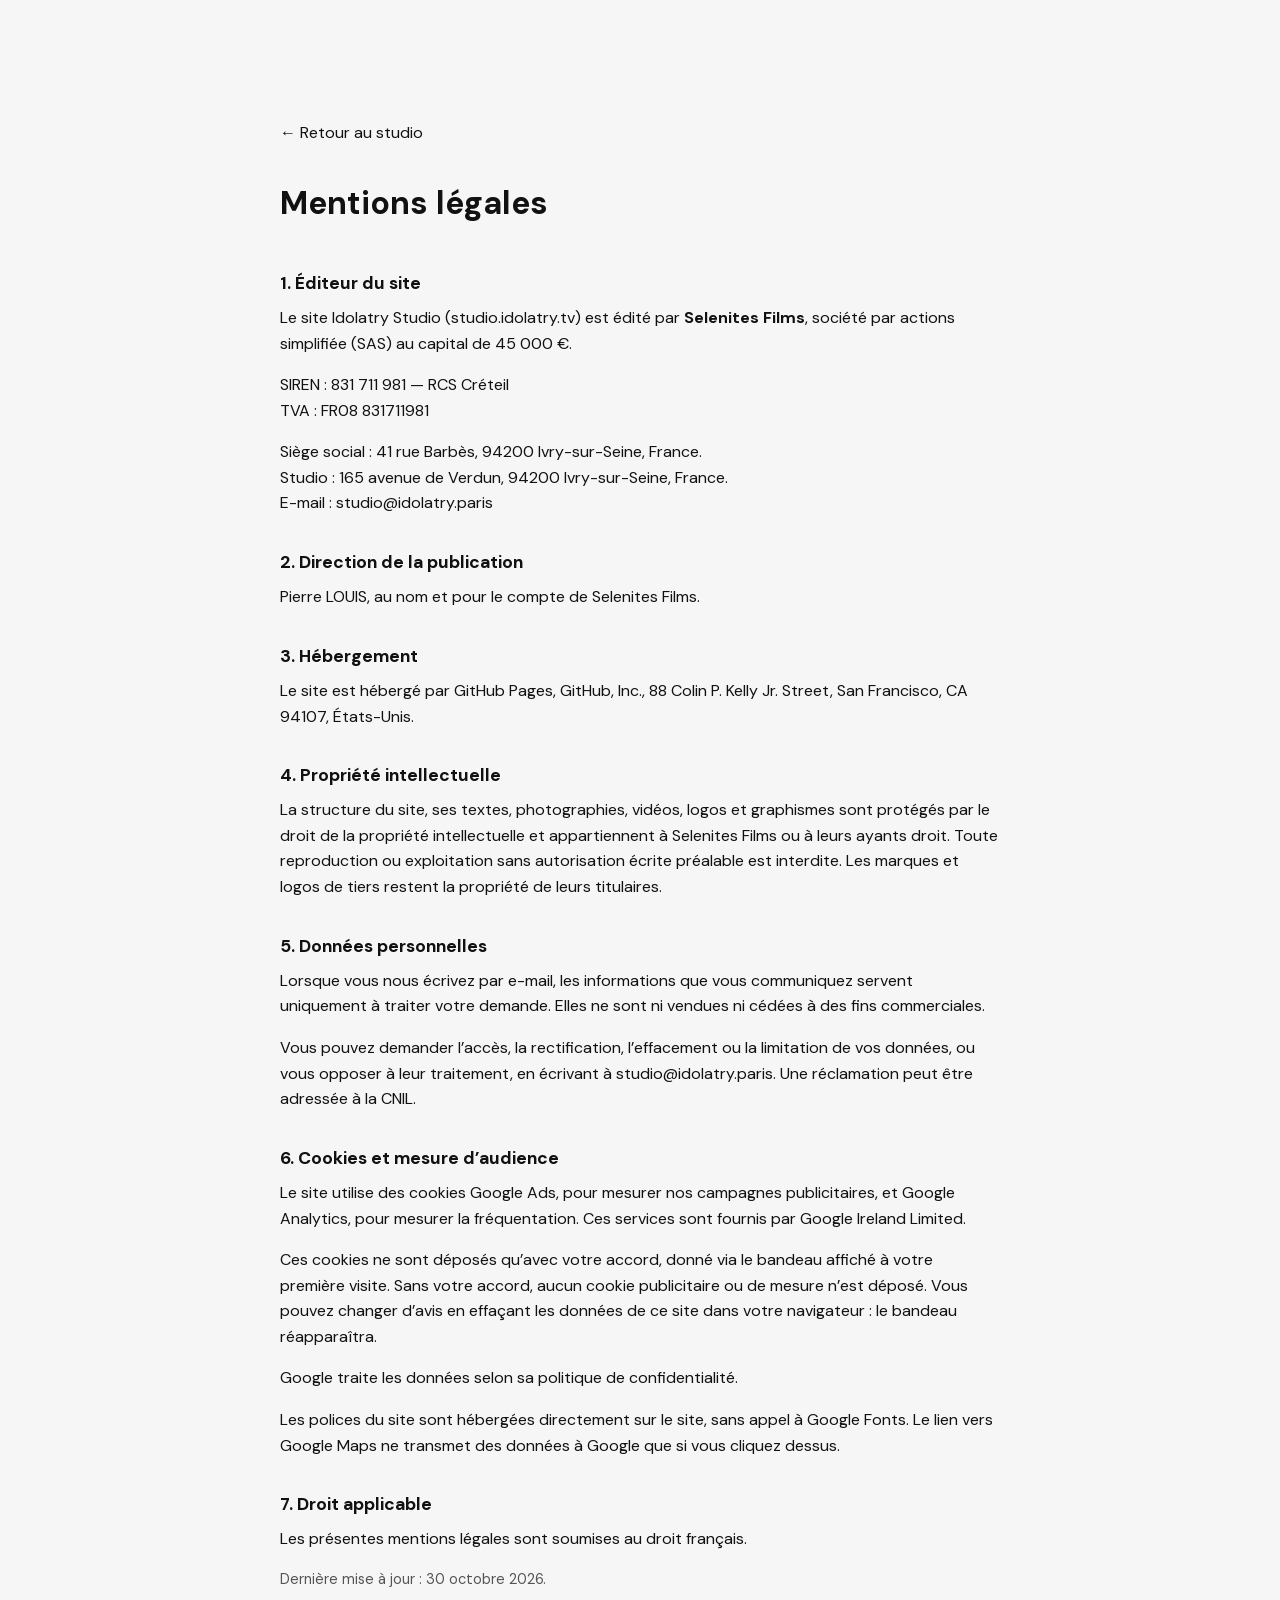
<file: mentions-legales.html>
<!doctype html>
<html lang="fr">
  <head>
    <meta charset="UTF-8" />
    <meta name="viewport" content="width=device-width, initial-scale=1" />
    <meta name="theme-color" content="#111111" />
    <meta name="description" content="Mentions légales et informations sur les cookies du site Idolatry Studio, studio photo et tournage à Ivry-sur-Seine." />
    <title>Mentions légales — Idolatry Studio</title>
    <link rel="canonical" href="https://studio.idolatry.tv/mentions-legales.html" />
    <meta name="robots" content="index, follow" />
    <link rel="icon" href="favicon-48.png" type="image/png" sizes="48x48" />
    <link rel="icon" href="favicon-192.png" type="image/png" sizes="192x192" />
    <link rel="apple-touch-icon" href="favicon-192.png" />
    <link rel="stylesheet" href="fonts/fonts.css" />
    <link rel="stylesheet" href="styles.css?v=cookie-banner-20261027" />
  </head>
  <body>
    <main class="legal-page">
      <a class="legal-back" href="index.html">← Retour au studio</a>
      <h1>Mentions légales</h1>

      <section>
        <h2>1. Éditeur du site</h2>
        <p>Le site Idolatry Studio (studio.idolatry.tv) est édité par <strong>Selenites Films</strong>, société par actions simplifiée (SAS) au capital de 45 000 €.</p>
        <p>SIREN : 831 711 981 — RCS Créteil<br />TVA : FR08 831711981</p>
        <p>Siège social : 41 rue Barbès, 94200 Ivry-sur-Seine, France.<br />Studio : 165 avenue de Verdun, 94200 Ivry-sur-Seine, France.<br />E-mail : <a href="mailto:studio@idolatry.paris">studio@idolatry.paris</a></p>
      </section>

      <section>
        <h2>2. Direction de la publication</h2>
        <p>Pierre LOUIS, au nom et pour le compte de Selenites Films.</p>
      </section>

      <section>
        <h2>3. Hébergement</h2>
        <p>Le site est hébergé par GitHub Pages, GitHub, Inc., 88 Colin P. Kelly Jr. Street, San Francisco, CA 94107, États-Unis.</p>
      </section>

      <section>
        <h2>4. Propriété intellectuelle</h2>
        <p>La structure du site, ses textes, photographies, vidéos, logos et graphismes sont protégés par le droit de la propriété intellectuelle et appartiennent à Selenites Films ou à leurs ayants droit. Toute reproduction ou exploitation sans autorisation écrite préalable est interdite. Les marques et logos de tiers restent la propriété de leurs titulaires.</p>
      </section>

      <section>
        <h2>5. Données personnelles</h2>
        <p>Lorsque vous nous écrivez par e-mail, les informations que vous communiquez servent uniquement à traiter votre demande. Elles ne sont ni vendues ni cédées à des fins commerciales.</p>
        <p>Vous pouvez demander l’accès, la rectification, l’effacement ou la limitation de vos données, ou vous opposer à leur traitement, en écrivant à <a href="mailto:studio@idolatry.paris">studio@idolatry.paris</a>. Une réclamation peut être adressée à la CNIL.</p>
      </section>

      <section id="cookies">
        <h2>6. Cookies et mesure d’audience</h2>
        <p>Le site utilise des cookies Google Ads, pour mesurer nos campagnes publicitaires, et Google Analytics, pour mesurer la fréquentation. Ces services sont fournis par Google Ireland Limited.</p>
        <p>Ces cookies ne sont déposés qu’avec votre accord, donné via le bandeau affiché à votre première visite. Sans votre accord, aucun cookie publicitaire ou de mesure n’est déposé. Vous pouvez changer d’avis en effaçant les données de ce site dans votre navigateur : le bandeau réapparaîtra.</p>
        <p>Google traite les données selon sa <a href="https://policies.google.com/privacy" target="_blank" rel="noopener noreferrer">politique de confidentialité</a>.</p>
        <p>Les polices du site sont hébergées directement sur le site, sans appel à Google Fonts. Le lien vers Google Maps ne transmet des données à Google que si vous cliquez dessus.</p>
      </section>

      <section>
        <h2>7. Droit applicable</h2>
        <p>Les présentes mentions légales sont soumises au droit français.</p>
        <p class="legal-update">Dernière mise à jour : 30 octobre 2026.</p>
      </section>
    </main>
  </body>
</html>
</file>
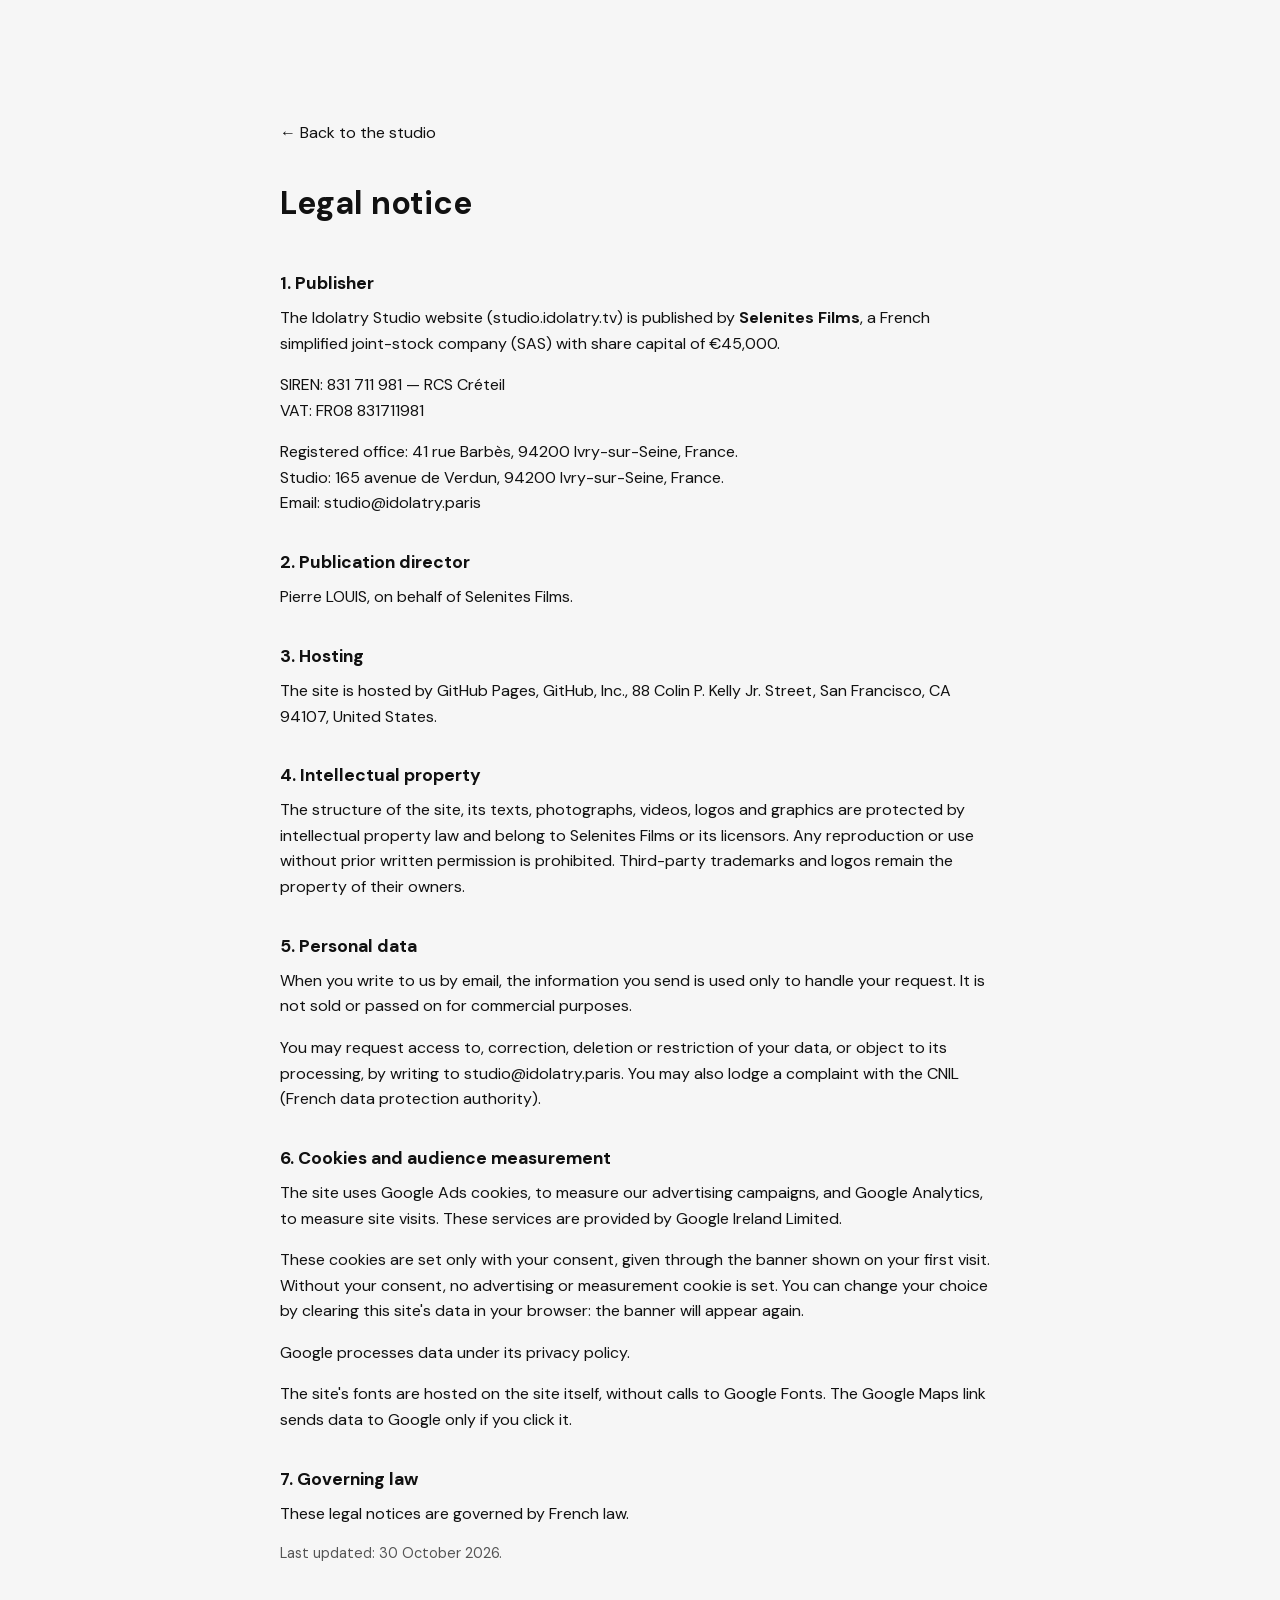
<file: en/mentions-legales.html>
<!doctype html>
<html lang="en">
  <head>
    <meta charset="UTF-8" />
    <meta name="viewport" content="width=device-width, initial-scale=1" />
    <meta name="theme-color" content="#111111" />
    <meta name="description" content="Legal notice and cookie information for the Idolatry Studio website, photo and film studio in Ivry-sur-Seine." />
    <title>Legal notice — Idolatry Studio</title>
    <link rel="canonical" href="https://studio.idolatry.tv/en/mentions-legales.html" />
    <meta name="robots" content="index, follow" />
    <link rel="icon" href="../favicon-48.png" type="image/png" sizes="48x48" />
    <link rel="icon" href="../favicon-192.png" type="image/png" sizes="192x192" />
    <link rel="apple-touch-icon" href="../favicon-192.png" />
    <link rel="stylesheet" href="../fonts/fonts.css" />
    <link rel="stylesheet" href="../styles.css?v=cookie-banner-20261027" />
  </head>
  <body>
    <main class="legal-page">
      <a class="legal-back" href="index.html">← Back to the studio</a>
      <h1>Legal notice</h1>

      <section>
        <h2>1. Publisher</h2>
        <p>The Idolatry Studio website (studio.idolatry.tv) is published by <strong>Selenites Films</strong>, a French simplified joint-stock company (SAS) with share capital of €45,000.</p>
        <p>SIREN: 831 711 981 — RCS Créteil<br />VAT: FR08 831711981</p>
        <p>Registered office: 41 rue Barbès, 94200 Ivry-sur-Seine, France.<br />Studio: 165 avenue de Verdun, 94200 Ivry-sur-Seine, France.<br />Email: <a href="mailto:studio@idolatry.paris">studio@idolatry.paris</a></p>
      </section>

      <section>
        <h2>2. Publication director</h2>
        <p>Pierre LOUIS, on behalf of Selenites Films.</p>
      </section>

      <section>
        <h2>3. Hosting</h2>
        <p>The site is hosted by GitHub Pages, GitHub, Inc., 88 Colin P. Kelly Jr. Street, San Francisco, CA 94107, United States.</p>
      </section>

      <section>
        <h2>4. Intellectual property</h2>
        <p>The structure of the site, its texts, photographs, videos, logos and graphics are protected by intellectual property law and belong to Selenites Films or its licensors. Any reproduction or use without prior written permission is prohibited. Third-party trademarks and logos remain the property of their owners.</p>
      </section>

      <section>
        <h2>5. Personal data</h2>
        <p>When you write to us by email, the information you send is used only to handle your request. It is not sold or passed on for commercial purposes.</p>
        <p>You may request access to, correction, deletion or restriction of your data, or object to its processing, by writing to <a href="mailto:studio@idolatry.paris">studio@idolatry.paris</a>. You may also lodge a complaint with the CNIL (French data protection authority).</p>
      </section>

      <section id="cookies">
        <h2>6. Cookies and audience measurement</h2>
        <p>The site uses Google Ads cookies, to measure our advertising campaigns, and Google Analytics, to measure site visits. These services are provided by Google Ireland Limited.</p>
        <p>These cookies are set only with your consent, given through the banner shown on your first visit. Without your consent, no advertising or measurement cookie is set. You can change your choice by clearing this site's data in your browser: the banner will appear again.</p>
        <p>Google processes data under its <a href="https://policies.google.com/privacy" target="_blank" rel="noopener noreferrer">privacy policy</a>.</p>
        <p>The site's fonts are hosted on the site itself, without calls to Google Fonts. The Google Maps link sends data to Google only if you click it.</p>
      </section>

      <section>
        <h2>7. Governing law</h2>
        <p>These legal notices are governed by French law.</p>
        <p class="legal-update">Last updated: 30 October 2026.</p>
      </section>
    </main>
  </body>
</html>
</file>
<file: fonts/fonts.css>
/* latin-ext */
@font-face {
  font-family: 'DM Sans';
  font-style: normal;
  font-weight: 400;
  font-display: swap;
  src: url(./rP2Yp2ywxg089UriI5-g4vlH9VoD8Cmcqbu6-K6z9mXgjU0.woff2) format('woff2');
  unicode-range: U+0100-02BA, U+02BD-02C5, U+02C7-02CC, U+02CE-02D7, U+02DD-02FF, U+0304, U+0308, U+0329, U+1D00-1DBF, U+1E00-1E9F, U+1EF2-1EFF, U+2020, U+20A0-20AB, U+20AD-20C4, U+2113, U+2C60-2C7F, U+A720-A7FF;
}
/* latin */
@font-face {
  font-family: 'DM Sans';
  font-style: normal;
  font-weight: 400;
  font-display: swap;
  src: url(./rP2Yp2ywxg089UriI5-g4vlH9VoD8Cmcqbu0-K6z9mXg.woff2) format('woff2');
  unicode-range: U+0000-00FF, U+0131, U+0152-0153, U+02BB-02BC, U+02C6, U+02DA, U+02DC, U+0304, U+0308, U+0329, U+2000-206F, U+20AC, U+2122, U+2191, U+2193, U+2212, U+2215, U+FEFF, U+FFFD;
}
/* latin-ext */
@font-face {
  font-family: 'DM Sans';
  font-style: normal;
  font-weight: 500;
  font-display: swap;
  src: url(./rP2Yp2ywxg089UriI5-g4vlH9VoD8Cmcqbu6-K6z9mXgjU0.woff2) format('woff2');
  unicode-range: U+0100-02BA, U+02BD-02C5, U+02C7-02CC, U+02CE-02D7, U+02DD-02FF, U+0304, U+0308, U+0329, U+1D00-1DBF, U+1E00-1E9F, U+1EF2-1EFF, U+2020, U+20A0-20AB, U+20AD-20C4, U+2113, U+2C60-2C7F, U+A720-A7FF;
}
/* latin */
@font-face {
  font-family: 'DM Sans';
  font-style: normal;
  font-weight: 500;
  font-display: swap;
  src: url(./rP2Yp2ywxg089UriI5-g4vlH9VoD8Cmcqbu0-K6z9mXg.woff2) format('woff2');
  unicode-range: U+0000-00FF, U+0131, U+0152-0153, U+02BB-02BC, U+02C6, U+02DA, U+02DC, U+0304, U+0308, U+0329, U+2000-206F, U+20AC, U+2122, U+2191, U+2193, U+2212, U+2215, U+FEFF, U+FFFD;
}
/* latin-ext */
@font-face {
  font-family: 'DM Sans';
  font-style: normal;
  font-weight: 600;
  font-display: swap;
  src: url(./rP2Yp2ywxg089UriI5-g4vlH9VoD8Cmcqbu6-K6z9mXgjU0.woff2) format('woff2');
  unicode-range: U+0100-02BA, U+02BD-02C5, U+02C7-02CC, U+02CE-02D7, U+02DD-02FF, U+0304, U+0308, U+0329, U+1D00-1DBF, U+1E00-1E9F, U+1EF2-1EFF, U+2020, U+20A0-20AB, U+20AD-20C4, U+2113, U+2C60-2C7F, U+A720-A7FF;
}
/* latin */
@font-face {
  font-family: 'DM Sans';
  font-style: normal;
  font-weight: 600;
  font-display: swap;
  src: url(./rP2Yp2ywxg089UriI5-g4vlH9VoD8Cmcqbu0-K6z9mXg.woff2) format('woff2');
  unicode-range: U+0000-00FF, U+0131, U+0152-0153, U+02BB-02BC, U+02C6, U+02DA, U+02DC, U+0304, U+0308, U+0329, U+2000-206F, U+20AC, U+2122, U+2191, U+2193, U+2212, U+2215, U+FEFF, U+FFFD;
}
/* latin-ext */
@font-face {
  font-family: 'DM Sans';
  font-style: normal;
  font-weight: 700;
  font-display: swap;
  src: url(./rP2Yp2ywxg089UriI5-g4vlH9VoD8Cmcqbu6-K6z9mXgjU0.woff2) format('woff2');
  unicode-range: U+0100-02BA, U+02BD-02C5, U+02C7-02CC, U+02CE-02D7, U+02DD-02FF, U+0304, U+0308, U+0329, U+1D00-1DBF, U+1E00-1E9F, U+1EF2-1EFF, U+2020, U+20A0-20AB, U+20AD-20C4, U+2113, U+2C60-2C7F, U+A720-A7FF;
}
/* latin */
@font-face {
  font-family: 'DM Sans';
  font-style: normal;
  font-weight: 700;
  font-display: swap;
  src: url(./rP2Yp2ywxg089UriI5-g4vlH9VoD8Cmcqbu0-K6z9mXg.woff2) format('woff2');
  unicode-range: U+0000-00FF, U+0131, U+0152-0153, U+02BB-02BC, U+02C6, U+02DA, U+02DC, U+0304, U+0308, U+0329, U+2000-206F, U+20AC, U+2122, U+2191, U+2193, U+2212, U+2215, U+FEFF, U+FFFD;
}
/* cyrillic-ext */
@font-face {
  font-family: 'Manrope';
  font-style: normal;
  font-weight: 400;
  font-display: swap;
  src: url(./xn7gYHE41ni1AdIRggqxSvfedN62Zw.woff2) format('woff2');
  unicode-range: U+0460-052F, U+1C80-1C8A, U+20B4, U+2DE0-2DFF, U+A640-A69F, U+FE2E-FE2F;
}
/* cyrillic */
@font-face {
  font-family: 'Manrope';
  font-style: normal;
  font-weight: 400;
  font-display: swap;
  src: url(./xn7gYHE41ni1AdIRggOxSvfedN62Zw.woff2) format('woff2');
  unicode-range: U+0301, U+0400-045F, U+0490-0491, U+04B0-04B1, U+2116;
}
/* greek */
@font-face {
  font-family: 'Manrope';
  font-style: normal;
  font-weight: 400;
  font-display: swap;
  src: url(./xn7gYHE41ni1AdIRggSxSvfedN62Zw.woff2) format('woff2');
  unicode-range: U+0370-0377, U+037A-037F, U+0384-038A, U+038C, U+038E-03A1, U+03A3-03FF;
}
/* vietnamese */
@font-face {
  font-family: 'Manrope';
  font-style: normal;
  font-weight: 400;
  font-display: swap;
  src: url(./xn7gYHE41ni1AdIRggixSvfedN62Zw.woff2) format('woff2');
  unicode-range: U+0102-0103, U+0110-0111, U+0128-0129, U+0168-0169, U+01A0-01A1, U+01AF-01B0, U+0300-0301, U+0303-0304, U+0308-0309, U+0323, U+0329, U+1EA0-1EF9, U+20AB;
}
/* latin-ext */
@font-face {
  font-family: 'Manrope';
  font-style: normal;
  font-weight: 400;
  font-display: swap;
  src: url(./xn7gYHE41ni1AdIRggmxSvfedN62Zw.woff2) format('woff2');
  unicode-range: U+0100-02BA, U+02BD-02C5, U+02C7-02CC, U+02CE-02D7, U+02DD-02FF, U+0304, U+0308, U+0329, U+1D00-1DBF, U+1E00-1E9F, U+1EF2-1EFF, U+2020, U+20A0-20AB, U+20AD-20C4, U+2113, U+2C60-2C7F, U+A720-A7FF;
}
/* latin */
@font-face {
  font-family: 'Manrope';
  font-style: normal;
  font-weight: 400;
  font-display: swap;
  src: url(./xn7gYHE41ni1AdIRggexSvfedN4.woff2) format('woff2');
  unicode-range: U+0000-00FF, U+0131, U+0152-0153, U+02BB-02BC, U+02C6, U+02DA, U+02DC, U+0304, U+0308, U+0329, U+2000-206F, U+20AC, U+2122, U+2191, U+2193, U+2212, U+2215, U+FEFF, U+FFFD;
}
/* cyrillic-ext */
@font-face {
  font-family: 'Manrope';
  font-style: normal;
  font-weight: 500;
  font-display: swap;
  src: url(./xn7gYHE41ni1AdIRggqxSvfedN62Zw.woff2) format('woff2');
  unicode-range: U+0460-052F, U+1C80-1C8A, U+20B4, U+2DE0-2DFF, U+A640-A69F, U+FE2E-FE2F;
}
/* cyrillic */
@font-face {
  font-family: 'Manrope';
  font-style: normal;
  font-weight: 500;
  font-display: swap;
  src: url(./xn7gYHE41ni1AdIRggOxSvfedN62Zw.woff2) format('woff2');
  unicode-range: U+0301, U+0400-045F, U+0490-0491, U+04B0-04B1, U+2116;
}
/* greek */
@font-face {
  font-family: 'Manrope';
  font-style: normal;
  font-weight: 500;
  font-display: swap;
  src: url(./xn7gYHE41ni1AdIRggSxSvfedN62Zw.woff2) format('woff2');
  unicode-range: U+0370-0377, U+037A-037F, U+0384-038A, U+038C, U+038E-03A1, U+03A3-03FF;
}
/* vietnamese */
@font-face {
  font-family: 'Manrope';
  font-style: normal;
  font-weight: 500;
  font-display: swap;
  src: url(./xn7gYHE41ni1AdIRggixSvfedN62Zw.woff2) format('woff2');
  unicode-range: U+0102-0103, U+0110-0111, U+0128-0129, U+0168-0169, U+01A0-01A1, U+01AF-01B0, U+0300-0301, U+0303-0304, U+0308-0309, U+0323, U+0329, U+1EA0-1EF9, U+20AB;
}
/* latin-ext */
@font-face {
  font-family: 'Manrope';
  font-style: normal;
  font-weight: 500;
  font-display: swap;
  src: url(./xn7gYHE41ni1AdIRggmxSvfedN62Zw.woff2) format('woff2');
  unicode-range: U+0100-02BA, U+02BD-02C5, U+02C7-02CC, U+02CE-02D7, U+02DD-02FF, U+0304, U+0308, U+0329, U+1D00-1DBF, U+1E00-1E9F, U+1EF2-1EFF, U+2020, U+20A0-20AB, U+20AD-20C4, U+2113, U+2C60-2C7F, U+A720-A7FF;
}
/* latin */
@font-face {
  font-family: 'Manrope';
  font-style: normal;
  font-weight: 500;
  font-display: swap;
  src: url(./xn7gYHE41ni1AdIRggexSvfedN4.woff2) format('woff2');
  unicode-range: U+0000-00FF, U+0131, U+0152-0153, U+02BB-02BC, U+02C6, U+02DA, U+02DC, U+0304, U+0308, U+0329, U+2000-206F, U+20AC, U+2122, U+2191, U+2193, U+2212, U+2215, U+FEFF, U+FFFD;
}
/* cyrillic-ext */
@font-face {
  font-family: 'Manrope';
  font-style: normal;
  font-weight: 600;
  font-display: swap;
  src: url(./xn7gYHE41ni1AdIRggqxSvfedN62Zw.woff2) format('woff2');
  unicode-range: U+0460-052F, U+1C80-1C8A, U+20B4, U+2DE0-2DFF, U+A640-A69F, U+FE2E-FE2F;
}
/* cyrillic */
@font-face {
  font-family: 'Manrope';
  font-style: normal;
  font-weight: 600;
  font-display: swap;
  src: url(./xn7gYHE41ni1AdIRggOxSvfedN62Zw.woff2) format('woff2');
  unicode-range: U+0301, U+0400-045F, U+0490-0491, U+04B0-04B1, U+2116;
}
/* greek */
@font-face {
  font-family: 'Manrope';
  font-style: normal;
  font-weight: 600;
  font-display: swap;
  src: url(./xn7gYHE41ni1AdIRggSxSvfedN62Zw.woff2) format('woff2');
  unicode-range: U+0370-0377, U+037A-037F, U+0384-038A, U+038C, U+038E-03A1, U+03A3-03FF;
}
/* vietnamese */
@font-face {
  font-family: 'Manrope';
  font-style: normal;
  font-weight: 600;
  font-display: swap;
  src: url(./xn7gYHE41ni1AdIRggixSvfedN62Zw.woff2) format('woff2');
  unicode-range: U+0102-0103, U+0110-0111, U+0128-0129, U+0168-0169, U+01A0-01A1, U+01AF-01B0, U+0300-0301, U+0303-0304, U+0308-0309, U+0323, U+0329, U+1EA0-1EF9, U+20AB;
}
/* latin-ext */
@font-face {
  font-family: 'Manrope';
  font-style: normal;
  font-weight: 600;
  font-display: swap;
  src: url(./xn7gYHE41ni1AdIRggmxSvfedN62Zw.woff2) format('woff2');
  unicode-range: U+0100-02BA, U+02BD-02C5, U+02C7-02CC, U+02CE-02D7, U+02DD-02FF, U+0304, U+0308, U+0329, U+1D00-1DBF, U+1E00-1E9F, U+1EF2-1EFF, U+2020, U+20A0-20AB, U+20AD-20C4, U+2113, U+2C60-2C7F, U+A720-A7FF;
}
/* latin */
@font-face {
  font-family: 'Manrope';
  font-style: normal;
  font-weight: 600;
  font-display: swap;
  src: url(./xn7gYHE41ni1AdIRggexSvfedN4.woff2) format('woff2');
  unicode-range: U+0000-00FF, U+0131, U+0152-0153, U+02BB-02BC, U+02C6, U+02DA, U+02DC, U+0304, U+0308, U+0329, U+2000-206F, U+20AC, U+2122, U+2191, U+2193, U+2212, U+2215, U+FEFF, U+FFFD;
}
/* cyrillic-ext */
@font-face {
  font-family: 'Manrope';
  font-style: normal;
  font-weight: 700;
  font-display: swap;
  src: url(./xn7gYHE41ni1AdIRggqxSvfedN62Zw.woff2) format('woff2');
  unicode-range: U+0460-052F, U+1C80-1C8A, U+20B4, U+2DE0-2DFF, U+A640-A69F, U+FE2E-FE2F;
}
/* cyrillic */
@font-face {
  font-family: 'Manrope';
  font-style: normal;
  font-weight: 700;
  font-display: swap;
  src: url(./xn7gYHE41ni1AdIRggOxSvfedN62Zw.woff2) format('woff2');
  unicode-range: U+0301, U+0400-045F, U+0490-0491, U+04B0-04B1, U+2116;
}
/* greek */
@font-face {
  font-family: 'Manrope';
  font-style: normal;
  font-weight: 700;
  font-display: swap;
  src: url(./xn7gYHE41ni1AdIRggSxSvfedN62Zw.woff2) format('woff2');
  unicode-range: U+0370-0377, U+037A-037F, U+0384-038A, U+038C, U+038E-03A1, U+03A3-03FF;
}
/* vietnamese */
@font-face {
  font-family: 'Manrope';
  font-style: normal;
  font-weight: 700;
  font-display: swap;
  src: url(./xn7gYHE41ni1AdIRggixSvfedN62Zw.woff2) format('woff2');
  unicode-range: U+0102-0103, U+0110-0111, U+0128-0129, U+0168-0169, U+01A0-01A1, U+01AF-01B0, U+0300-0301, U+0303-0304, U+0308-0309, U+0323, U+0329, U+1EA0-1EF9, U+20AB;
}
/* latin-ext */
@font-face {
  font-family: 'Manrope';
  font-style: normal;
  font-weight: 700;
  font-display: swap;
  src: url(./xn7gYHE41ni1AdIRggmxSvfedN62Zw.woff2) format('woff2');
  unicode-range: U+0100-02BA, U+02BD-02C5, U+02C7-02CC, U+02CE-02D7, U+02DD-02FF, U+0304, U+0308, U+0329, U+1D00-1DBF, U+1E00-1E9F, U+1EF2-1EFF, U+2020, U+20A0-20AB, U+20AD-20C4, U+2113, U+2C60-2C7F, U+A720-A7FF;
}
/* latin */
@font-face {
  font-family: 'Manrope';
  font-style: normal;
  font-weight: 700;
  font-display: swap;
  src: url(./xn7gYHE41ni1AdIRggexSvfedN4.woff2) format('woff2');
  unicode-range: U+0000-00FF, U+0131, U+0152-0153, U+02BB-02BC, U+02C6, U+02DA, U+02DC, U+0304, U+0308, U+0329, U+2000-206F, U+20AC, U+2122, U+2191, U+2193, U+2212, U+2215, U+FEFF, U+FFFD;
}
/* cyrillic-ext */
@font-face {
  font-family: 'Manrope';
  font-style: normal;
  font-weight: 800;
  font-display: swap;
  src: url(./xn7gYHE41ni1AdIRggqxSvfedN62Zw.woff2) format('woff2');
  unicode-range: U+0460-052F, U+1C80-1C8A, U+20B4, U+2DE0-2DFF, U+A640-A69F, U+FE2E-FE2F;
}
/* cyrillic */
@font-face {
  font-family: 'Manrope';
  font-style: normal;
  font-weight: 800;
  font-display: swap;
  src: url(./xn7gYHE41ni1AdIRggOxSvfedN62Zw.woff2) format('woff2');
  unicode-range: U+0301, U+0400-045F, U+0490-0491, U+04B0-04B1, U+2116;
}
/* greek */
@font-face {
  font-family: 'Manrope';
  font-style: normal;
  font-weight: 800;
  font-display: swap;
  src: url(./xn7gYHE41ni1AdIRggSxSvfedN62Zw.woff2) format('woff2');
  unicode-range: U+0370-0377, U+037A-037F, U+0384-038A, U+038C, U+038E-03A1, U+03A3-03FF;
}
/* vietnamese */
@font-face {
  font-family: 'Manrope';
  font-style: normal;
  font-weight: 800;
  font-display: swap;
  src: url(./xn7gYHE41ni1AdIRggixSvfedN62Zw.woff2) format('woff2');
  unicode-range: U+0102-0103, U+0110-0111, U+0128-0129, U+0168-0169, U+01A0-01A1, U+01AF-01B0, U+0300-0301, U+0303-0304, U+0308-0309, U+0323, U+0329, U+1EA0-1EF9, U+20AB;
}
/* latin-ext */
@font-face {
  font-family: 'Manrope';
  font-style: normal;
  font-weight: 800;
  font-display: swap;
  src: url(./xn7gYHE41ni1AdIRggmxSvfedN62Zw.woff2) format('woff2');
  unicode-range: U+0100-02BA, U+02BD-02C5, U+02C7-02CC, U+02CE-02D7, U+02DD-02FF, U+0304, U+0308, U+0329, U+1D00-1DBF, U+1E00-1E9F, U+1EF2-1EFF, U+2020, U+20A0-20AB, U+20AD-20C4, U+2113, U+2C60-2C7F, U+A720-A7FF;
}
/* latin */
@font-face {
  font-family: 'Manrope';
  font-style: normal;
  font-weight: 800;
  font-display: swap;
  src: url(./xn7gYHE41ni1AdIRggexSvfedN4.woff2) format('woff2');
  unicode-range: U+0000-00FF, U+0131, U+0152-0153, U+02BB-02BC, U+02C6, U+02DA, U+02DC, U+0304, U+0308, U+0329, U+2000-206F, U+20AC, U+2122, U+2191, U+2193, U+2212, U+2215, U+FEFF, U+FFFD;
}
</file>
<file: styles.css>
:root{--ink:#111111;--paper:#f6f6f6;--muted:#828282;--line:#d6d6d6;--accent:#858585;--pad:clamp(24px,6.25vw,100px);--display:"Manrope","Helvetica Neue",Arial,sans-serif;--body:"DM Sans","Helvetica Neue",Arial,sans-serif}*{box-sizing:border-box}html{scroll-behavior:smooth;scroll-padding-top:80px}body{margin:0;background:var(--paper);color:var(--ink);font-family:var(--body);-webkit-font-smoothing:antialiased}a{color:inherit;text-decoration:none}button{font:inherit}::selection{background:var(--accent);color:#ffffff}.site-header{height:84px;padding:0 var(--pad);position:absolute;z-index:10;top:0;left:0;width:100%;display:flex;align-items:center;justify-content:space-between;color:#ffffff}.brand{display:block;width:123px}.brand img{display:block;width:100%;height:auto;filter:brightness(0) invert(1)}.site-nav{display:flex;align-items:center;gap:clamp(24px,3.2vw,52px);font-size:12px;font-weight:500}.site-nav a{transition:opacity .2s}.site-nav a:hover{opacity:.62}.site-nav .nav-contact{border:1px solid rgba(255,255,255,.55);padding:12px 16px}.nav-contact span{color:#a5a5a5;margin-left:11px}.menu-toggle{display:none}.hero{position:relative;background:#181818;color:#ffffff;min-height:min(840px,100svh);height:760px;max-height:100svh;overflow:hidden;display:flex;align-items:flex-end;padding:0 var(--pad) 62px}.hero-film,.hero-shade{position:absolute;inset:0;width:100%;height:100%}.hero-film{object-fit:cover;object-position:center 42%;opacity:.67}.hero-shade{background:linear-gradient(90deg,rgba(12,12,12,.63),rgba(12,12,12,.04) 85%),linear-gradient(0deg,rgba(10,10,10,.56),transparent 62%)}.hero-copy{position:relative;z-index:1;width:min(100%,1440px);margin:0 auto}.eyebrow{font-size:10px;line-height:1.4;font-weight:600;letter-spacing:.14em;text-transform:uppercase}.eyebrow.light{color:rgba(255,255,255,.76)}.live-dot{display:inline-block;width:7px;height:7px;margin:0 9px 1px 0;border-radius:50%;background:var(--accent)}h1,h2,h3,p{margin-top:0}.hero h1{font-family:var(--display);font-size:clamp(72px,11.4vw,164px);font-weight:500;letter-spacing:-.085em;line-height:.81;margin:36px 0 39px}.hero h1 em,.note-grid h2 em,.contact-main h2 em{font-weight:400;color:#e6e6e6}.hero-foot{display:flex;align-items:end;justify-content:space-between;max-width:1100px}.hero-foot p{font-size:14px;line-height:1.6;color:rgba(255,255,255,.8);margin:0}.round-link{border:1px solid rgba(255,255,255,.6);height:42px;width:42px;border-radius:50%;display:grid;place-items:center;font-size:20px;transition:background .2s,color .2s}.round-link:hover{background:#ffffff;color:#111111}.hero-index{position:absolute;right:var(--pad);top:50%;display:flex;align-items:center;gap:12px;writing-mode:vertical-rl;font-size:9px;letter-spacing:.13em;color:rgba(255,255,255,.7)}.index-rule{height:44px;width:1px;background:rgba(255,255,255,.45)}.section-pad{padding-left:var(--pad);padding-right:var(--pad)}.intro{padding-top:126px;padding-bottom:142px}.section-label{display:flex;align-items:center;justify-content:space-between;border-top:1px solid var(--line);padding-top:15px}.section-label .eyebrow{color:var(--muted)}.section-label .light{color:rgba(255,255,255,.55)}.cross{font-size:18px;color:var(--accent)}.intro-grid{display:grid;grid-template-columns:1.1fr .9fr;gap:7vw;align-items:end;margin:90px 0 0 16.6%}.intro h2,.expertise-heading h2,.note-grid h2,.contact-main h2{font-family:var(--display);font-size:clamp(64px,9.3vw,132px);line-height:.88;letter-spacing:-.09em;font-weight:500;margin:0}.intro h2 span,.expertise-heading h2 span{color:#a8a8a8}.intro-text{max-width:385px;padding-bottom:8px}.lead{font-size:20px;line-height:1.4;letter-spacing:-.035em}.intro-text>p:not(.lead){font-size:14px;line-height:1.75;color:#646464;margin-bottom:28px}.text-link{font-size:12px;font-weight:600;border-bottom:1px solid var(--ink);padding-bottom:8px;display:inline-flex;align-items:center;gap:23px}.text-link span{color:var(--accent);font-size:15px}.expertise{background:#ededed;padding-top:30px;padding-bottom:126px}.expertise-heading{display:flex;align-items:end;justify-content:space-between;margin:83px 0 75px 16.6%}.expertise-heading h2{font-size:clamp(56px,8vw,110px)}.expertise-heading>p{font-size:14px;line-height:1.65;color:#646464;max-width:270px;margin:0 5vw 5px 30px}.expertise-list{border-top:1px solid #cdcdcd}.expertise-item{display:grid;grid-template-columns:.35fr 1.1fr 1fr 30px;gap:30px;align-items:start;border-bottom:1px solid #cdcdcd;padding:27px 0 32px}.expertise-num{font-size:10px;color:var(--accent);padding-top:8px}.expertise-item h3{font-family:var(--display);font-size:clamp(27px,3vw,40px);line-height:1.06;letter-spacing:-.06em;font-weight:500;margin:0}.expertise-item h3 span{color:#949494}.expertise-item p{font-size:13px;line-height:1.65;color:#676767;max-width:360px;margin:4px 0 0}.item-mark{font-size:17px;text-align:right;color:var(--accent)}.work{padding-top:30px;padding-bottom:140px}.work .section-label{margin-bottom:65px}.work-grid{display:grid;grid-template-columns:1fr 1fr;gap:76px 7.5%;align-items:start}.work-card{display:block;min-width:0}.work-card-small{width:84%;margin-left:auto}.work-card-offset{margin-top:-12px;margin-left:0}.work-image{position:relative;overflow:hidden;background:#dbdbdb;aspect-ratio:1.48}.work-card-small .work-image{aspect-ratio:1.28}.work-image img{display:block;width:100%;height:100%;object-fit:cover;transition:transform .75s cubic-bezier(.2,.65,.3,1);}.work-card:hover .work-image img{transform:scale(1.04)}.work-arrow{position:absolute;right:13px;top:13px;background:var(--paper);height:38px;width:38px;border-radius:50%;display:grid;place-items:center;opacity:0;transform:translateY(5px);transition:.25s}.work-card:hover .work-arrow{opacity:1;transform:none}.work-caption{display:flex;justify-content:space-between;gap:16px;padding-top:13px;font-size:11px;font-weight:600}.work-caption span+span{font-weight:400;color:var(--muted)}.work-aside{align-self:center;justify-self:end;position:relative;width:72%;min-height:200px;padding:28px 0 20px;border-top:1px solid var(--line);border-bottom:1px solid var(--line);margin-top:-20px}.work-aside .eyebrow{color:var(--muted)}.work-aside p{font-family:var(--display);font-size:clamp(22px,3vw,38px);letter-spacing:-.055em;line-height:1.12;margin:25px 35px 0 0}.aside-star{position:absolute;right:0;bottom:18px;font-size:23px;color:var(--accent)}.studio-note{background:#171717;color:#ffffff;padding-top:31px;padding-bottom:26px}.note-grid{display:grid;grid-template-columns:1.1fr .9fr;gap:8vw;align-items:end;margin:130px 0 145px 16.6%}.note-grid h2{font-size:clamp(58px,8.6vw,120px)}.note-grid h2 em{color:#dfdfdf}.note-text{max-width:400px}.note-text p{font-size:15px;line-height:1.75;color:rgba(255,255,255,.65);margin:0 0 30px}.text-link-light{color:#ffffff;border-color:rgba(255,255,255,.6);font-size:11px}.note-bottom{display:flex;justify-content:space-between;padding-top:14px;border-top:1px solid #454545;color:rgba(255,255,255,.45);font-size:9px;letter-spacing:.13em}.contact{padding-top:30px;padding-bottom:0}.contact-main{text-align:center;padding:135px 0 150px}.contact-main>.eyebrow{color:var(--muted)}.contact-main h2{font-size:clamp(90px,15vw,205px);margin:31px 0 45px}.contact-main h2 em{color:#a8a8a8}.contact-email{font-size:clamp(14px,2vw,20px);font-weight:500;border-bottom:1px solid #a8a8a8;padding-bottom:9px;letter-spacing:-.025em}.contact-email span{color:var(--accent);margin-left:20px}.footer{border-top:1px solid var(--line);min-height:105px;display:flex;align-items:center;justify-content:space-between;gap:22px;font-size:10px;line-height:1.55;color:#646464}.footer-brand{width:86px}.footer-brand img{filter:none}.footer>a:not(.brand){color:var(--ink);font-weight:600}.back-top{white-space:nowrap}.reveal{opacity:0;transform:translateY(20px);transition:opacity .7s ease,transform .7s ease}.reveal.is-visible{opacity:1;transform:none}a:focus-visible,button:focus-visible{outline:2px solid var(--accent);outline-offset:4px}@media(max-width:760px){:root{--pad:24px}.site-header{height:72px}.brand{width:106px}.menu-toggle{display:flex;position:relative;z-index:2;width:42px;height:42px;border:1px solid rgba(255,255,255,.52);border-radius:50%;background:transparent;align-items:center;justify-content:center;flex-direction:column;gap:5px}.menu-toggle span{width:14px;height:1px;background:#ffffff;transition:transform .2s}.menu-toggle[aria-expanded=true] span:first-child{transform:translateY(3px) rotate(45deg)}.menu-toggle[aria-expanded=true] span:last-child{transform:translateY(-3px) rotate(-45deg)}.site-nav{position:absolute;top:0;right:0;left:0;padding:90px 24px 27px;background:#111111;display:flex;flex-direction:column;align-items:stretch;gap:0;opacity:0;visibility:hidden;transform:translateY(-8px);transition:.25s}.site-nav.is-open{opacity:1;visibility:visible;transform:none}.site-nav>a{padding:15px 0;border-bottom:1px solid #363636;font-size:14px}.site-nav .nav-contact{border:0;padding:17px 0 0}.hero{height:88svh;min-height:620px;max-height:850px;padding-bottom:36px}.hero-film{object-position:58% center}.hero-shade{background:linear-gradient(90deg,rgba(12,12,12,.45),rgba(12,12,12,.04)),linear-gradient(0deg,rgba(10,10,10,.58),transparent 75%)}.hero h1{font-size:clamp(70px,17vw,122px);margin:28px 0 32px}.hero-foot p{font-size:13px}.hero-index{display:none}.intro{padding-top:82px;padding-bottom:92px}.intro-grid{display:block;margin:66px 0 0}.intro h2{font-size:clamp(68px,17vw,112px)}.intro-text{margin:43px 0 0 auto;max-width:390px}.lead{font-size:18px}.expertise{padding-top:25px;padding-bottom:86px}.section-label .eyebrow.muted{max-width:145px;text-align:right;font-size:9px}.expertise-heading{display:block;margin:66px 0 53px}.expertise-heading h2{font-size:clamp(64px,15vw,100px)}.expertise-heading>p{margin:28px 0 0 auto;max-width:285px}.expertise-item{grid-template-columns:28px 1fr 18px;gap:12px;padding:22px 0 25px}.expertise-item h3{font-size:29px}.expertise-item p{grid-column:2;grid-row:2;margin:0;max-width:400px}.item-mark{grid-column:3;grid-row:1}.work{padding-top:25px;padding-bottom:85px}.work .section-label{margin-bottom:40px}.work .section-label .text-link{font-size:10px;gap:8px}.work-grid{grid-template-columns:1fr;gap:34px}.work-card-small{width:88%;margin:0 0 0 auto}.work-card-offset{margin:0 auto 0 0}.work-aside{width:88%;min-height:160px;margin:12px 0 0 auto}.work-aside p{font-size:27px;max-width:300px}.work-caption{font-size:10px}.work-arrow{opacity:1;transform:none;height:32px;width:32px}.studio-note{padding-top:25px}.note-grid{display:block;margin:86px 0 90px}.note-grid h2{font-size:clamp(59px,14vw,100px)}.note-text{margin:38px 0 0 auto;max-width:390px}.note-text p{font-size:14px}.note-bottom{font-size:8px;gap:14px}.contact{padding-top:25px}.contact-main{padding:95px 0 100px}.contact-main h2{font-size:clamp(95px,23vw,155px);margin:27px 0 39px}.contact-email{font-size:15px}.footer{min-height:auto;padding:23px 0;display:grid;grid-template-columns:1fr 1fr;row-gap:22px}.footer-brand{grid-column:1}.footer>span:nth-of-type(1){grid-column:2;grid-row:1;text-align:right}.footer>a:not(.brand){grid-column:1;grid-row:2}.footer>span:nth-of-type(2){grid-column:2;grid-row:2;text-align:right}.back-top{display:none}}@media(prefers-reduced-motion:reduce){html{scroll-behavior:auto}*,*::before,*::after{transition-duration:.01ms!important;animation-duration:.01ms!important;animation-iteration-count:1!important}.hero-film{display:none}.reveal{opacity:1;transform:none}}

/* Studio rental, room galleries, plans and access */
.studio-gallery{padding-top:30px;padding-bottom:130px}.studio-gallery-intro{display:flex;align-items:end;justify-content:space-between;gap:8vw;margin:83px 0 57px 16.6%}.studio-gallery-intro h2,.plans-copy h2,.pricing-heading h2{font-family:var(--display);font-size:clamp(58px,8vw,112px);line-height:.88;letter-spacing:-.085em;font-weight:500;margin:0}.studio-gallery-intro h2 span,.plans-copy h2 span,.pricing-heading h2 span{color:#a8a8a8}.studio-gallery-intro>p{max-width:300px;color:#676767;font-size:14px;line-height:1.7;margin:0 4vw 4px 0}.studio-gallery-grid{display:grid;grid-template-columns:1.08fr .92fr .92fr;grid-template-rows:235px 235px;gap:18px}.studio-photo{position:relative;overflow:hidden;background:#dbdbdb;margin:0;min-width:0}.studio-photo picture{display:block;width:100%;height:100%}.studio-photo img{width:100%;height:100%;object-fit:cover;display:block;transition:transform .7s cubic-bezier(.2,.65,.3,1)}.studio-photo:hover img{transform:scale(1.035)}.studio-photo-large{grid-column:1;grid-row:1 / span 2}.studio-photo-wide{grid-column:2 / span 2;grid-row:2}.studio-photo figcaption{position:absolute;left:12px;bottom:12px;background:rgba(17,17,17,.78);color:white;font-size:10px;letter-spacing:.02em;padding:8px 10px}.plans{background:#ededed;padding-top:30px;padding-bottom:120px}.plans-layout{display:grid;grid-template-columns:.72fr 1.28fr;gap:8vw;align-items:center;margin:90px 0 0 8.3%}.plans-copy h2{font-size:clamp(56px,7vw,100px)}.plans-copy>p:not(.area-total){font-size:13px;line-height:1.7;color:#676767;max-width:350px;margin:28px 0 27px}.area-list{list-style:none;padding:0;margin:0;border-top:1px solid #cdcdcd}.area-list li,.area-total{display:flex;align-items:center;justify-content:space-between;border-bottom:1px solid #cdcdcd;padding:11px 0;margin:0;font-size:12px}.area-list li strong,.area-total strong{font-weight:600}.area-total{border:0;font-size:13px;margin-top:7px}.plan-image{display:block;background:#ffffff;padding:12px;box-shadow:0 18px 55px rgba(20,20,20,.08)}.plan-image img{width:100%;height:auto;display:block}.pricing{background:#171717;color:#ffffff;padding-top:30px;padding-bottom:125px}.pricing .section-label{border-color:#414141}.pricing .section-label .eyebrow{color:rgba(255,255,255,.55)}.pricing-heading{display:flex;align-items:end;justify-content:space-between;gap:5vw;margin:86px 0 62px 16.6%}.pricing-heading h2 span{color:#8e8e8e}.pricing-heading>p{max-width:280px;font-size:13px;line-height:1.7;color:rgba(255,255,255,.6);margin:0 4vw 5px 0}.pricing-grid{display:grid;grid-template-columns:1fr 1fr;gap:18px;margin-left:0}.price-card{min-height:340px;padding:32px 34px 30px;background:#222222;display:flex;flex-direction:column;align-items:flex-start}.price-card-featured{background:#e7e7e7;color:#111111}.price-card .eyebrow{color:var(--accent);font-size:9px}.price-card h3{font-family:var(--display);font-size:clamp(28px,3vw,42px);letter-spacing:-.06em;font-weight:500;margin:42px 0 6px}.price-desc{font-size:12px;line-height:1.6;color:#a9a9a9;max-width:270px;margin:0}.price-card-featured .price-desc{color:#616161}.price{display:flex;align-items:baseline;gap:11px;margin:auto 0 21px}.price strong{font-family:var(--display);font-size:clamp(40px,5.3vw,72px);font-weight:500;letter-spacing:-.07em}.price>span{font-size:10px;letter-spacing:.08em;text-transform:uppercase;color:#a9a9a9}.price-card-featured .price>span{color:#696969}.price-card .text-link{color:#ffffff;border-color:#757575;font-size:10px;gap:16px}.price-card-featured .text-link{color:#111111;border-color:#757575}.price-options{display:flex;flex-wrap:wrap;gap:13px 25px}.price-options .text-link{font-size:9px}.work{scroll-margin-top:20px}.access{background:#171717;color:#ffffff;padding-top:30px;padding-bottom:31px}.access .section-label{border-color:#414141}.access .section-label .eyebrow{color:rgba(255,255,255,.55)}.access-layout{display:grid;grid-template-columns:.8fr 1.2fr;gap:8vw;align-items:center;margin:88px 0 15px 8.3%}.access-copy>.eyebrow{color:rgba(255,255,255,.55)}.access-copy h2{font-family:var(--display);font-size:clamp(60px,8vw,112px);line-height:.88;letter-spacing:-.085em;font-weight:500;margin:23px 0 28px}.access-copy h2 em{font-weight:400;color:#a8a8a8}.access-copy>p:not(.eyebrow){max-width:330px;font-size:13px;line-height:1.7;color:rgba(255,255,255,.65);margin-bottom:25px}.access-copy>p strong{font-weight:600;color:#ffffff}.map-frame{height:390px;overflow:hidden;background:#dadada;display:grid;place-items:center}.map-consent{display:grid;gap:10px;padding:18px 22px;border:1px solid rgba(255,255,255,.45);background:#111;color:#fff;font:600 11px var(--body);letter-spacing:.1em;text-transform:uppercase;cursor:pointer}.map-consent small{font:400 10px var(--body);letter-spacing:0;text-transform:none;color:rgba(255,255,255,.62)}.map-frame iframe{display:block;width:100%;height:100%;border:0;filter:grayscale(.9) contrast(.95)}.contact{padding-top:30px}.contact-layout{display:grid;grid-template-columns:1fr .78fr;gap:7vw;align-items:center;padding:75px 0 105px}.contact-layout .contact-main{text-align:left;padding:0}.contact-layout .contact-main h2{font-size:clamp(78px,10vw,138px);margin:27px 0 35px}.contact-form{display:grid;grid-template-columns:1fr 1fr;column-gap:17px;align-items:start}.contact-form label{grid-column:span 2;font-size:10px;font-weight:600;margin:14px 0 7px}.contact-form label span{font-weight:400;color:var(--muted)}.contact-form input,.contact-form select,.contact-form textarea{grid-column:span 2;width:100%;border:0;border-bottom:1px solid #c6c6c6;border-radius:0;background:transparent;color:var(--ink);font:400 13px var(--body);padding:10px 0 12px;outline:none}.contact-form input:focus,.contact-form select:focus,.contact-form textarea:focus{border-color:var(--accent)}.contact-form input[type=date]{max-width:100%}.contact-form textarea{resize:vertical;min-height:95px}.contact-form input::placeholder,.contact-form textarea::placeholder{color:#9f9f9f}.form-submit{grid-column:span 2;justify-self:start;margin-top:22px;padding:13px 17px;border:0;background:#111111;color:#ffffff;font:600 11px var(--body);cursor:pointer}.form-submit span{color:#a5a5a5;margin-left:25px}.form-hint{grid-column:span 2;font-size:10px;color:#757575;line-height:1.5;margin:10px 0 0}
@media(max-width:760px){.site-nav{max-height:calc(100svh - 72px);overflow-y:auto}.studio-gallery{padding-top:25px;padding-bottom:85px}.studio-gallery-intro{display:block;margin:64px 0 36px}.studio-gallery-intro h2,.pricing-heading h2{font-size:clamp(58px,14vw,94px)}.studio-gallery-intro>p{margin:25px 0 0 auto;max-width:300px}.studio-gallery-grid{grid-template-columns:1fr 1fr;grid-template-rows:220px 165px 185px;gap:10px}.studio-photo-large{grid-column:1 / span 2;grid-row:1}.studio-photo-wide{grid-column:1 / span 2;grid-row:3}.studio-photo figcaption{left:8px;bottom:8px;font-size:9px}.plans{padding-top:25px;padding-bottom:82px}.plans-layout{display:flex;flex-direction:column;align-items:stretch;gap:35px;margin:62px 0 0}.plans-copy h2{font-size:clamp(60px,15vw,96px)}.plan-image{padding:6px}.pricing{padding-top:25px;padding-bottom:85px}.pricing-heading{display:block;margin:65px 0 37px}.pricing-heading>p{margin:23px 0 0 auto;max-width:275px}.pricing-grid{grid-template-columns:1fr;margin-left:0;gap:11px}.price-card{min-height:315px;padding:26px 24px}.price-card h3{font-size:34px;margin-top:34px}.price strong{font-size:60px}.price-options{gap:12px 18px}.access{padding-top:25px}.access-layout{display:flex;flex-direction:column;align-items:stretch;gap:37px;margin:64px 0 15px}.access-copy h2{font-size:clamp(64px,16vw,105px)}.map-frame{height:320px;margin:0 calc(-1 * var(--pad))}.contact-layout{display:block;padding:68px 0 80px}.contact-layout .contact-main{padding:0 0 53px}.contact-layout .contact-main h2{font-size:clamp(86px,21vw,138px)}.contact-form{grid-template-columns:1fr 1fr}.footer{position:relative}}

.equipment{padding-top:30px;padding-bottom:130px;background:#ededed}.equipment-intro{display:grid;grid-template-columns:1.1fr .9fr;gap:8vw;align-items:end;margin:83px 0 65px 16.6%}.equipment-intro h2{font-family:var(--display);font-size:clamp(58px,8vw,112px);line-height:.88;letter-spacing:-.085em;font-weight:500;margin:0}.equipment-intro h2 span{color:#a8a8a8}.equipment-intro>p{max-width:390px;color:#676767;font-size:14px;line-height:1.7;margin:0 4vw 4px 0}.equipment-groups{border-top:1px solid #cdcdcd}.gear-group{border-bottom:1px solid #cdcdcd}.gear-group>summary{display:flex;align-items:center;justify-content:space-between;gap:20px;padding:23px 0;list-style:none;cursor:pointer;font-family:var(--display);font-size:clamp(20px,2.5vw,31px);letter-spacing:-.045em}.gear-group>summary::-webkit-details-marker{display:none}.gear-count{display:flex;align-items:center;gap:22px;color:#757575;font:500 10px var(--body);letter-spacing:.04em;text-transform:uppercase;white-space:nowrap}.gear-count b{font-size:17px;font-weight:400;color:var(--accent);transition:transform .2s}.gear-group[open] .gear-count b{transform:rotate(45deg)}.gear-list{display:grid;grid-template-columns:1fr 1fr;gap:0 38px;list-style:none;padding:0 0 21px;margin:0}.gear-list li{display:grid;grid-template-columns:minmax(0,1fr) auto auto;align-items:center;gap:15px;border-top:1px solid #dbdbdb;padding:13px 0;font-size:12px}.gear-name{min-width:0;line-height:1.4}.gear-name small{display:block;color:#868686;font-size:10px;line-height:1.45;margin-top:3px}.gear-brand{display:inline-block;margin-right:8px;color:#868686;font-size:9px;letter-spacing:.07em;text-transform:uppercase}.gear-qty{color:#757575;font-size:10px;white-space:nowrap}.gear-price{font-size:11px;font-weight:600;text-align:right;white-space:nowrap}
@media(max-width:760px){.equipment{padding-top:25px;padding-bottom:85px}.equipment-intro{display:block;margin:64px 0 38px}.equipment-intro h2{font-size:clamp(58px,14vw,94px)}.equipment-intro>p{margin:24px 0 0 auto;max-width:320px;font-size:13px}.gear-group>summary{font-size:20px;padding:19px 0}.gear-count{gap:9px;font-size:8px}.gear-list{grid-template-columns:1fr;}.gear-list li{gap:11px;padding:12px 0}.gear-name{font-size:12px}}

/* Photo banner, using a still from the studio itself. */
.hero{height:560px;min-height:0;max-height:none;align-items:flex-end;padding-top:145px;padding-bottom:58px;background:#171717}.hero-photo,.hero-shade{position:absolute;inset:0;width:100%;height:100%}.hero-photo{display:block;object-fit:cover;object-position:center 56%}.hero-photo img{width:100%;height:100%;object-fit:cover;object-position:inherit}.hero-shade{background:linear-gradient(90deg,rgba(12,12,12,.48),rgba(12,12,12,.08) 90%),linear-gradient(0deg,rgba(10,10,10,.62),transparent 70%)}.hero h1{font-size:clamp(64px,9vw,126px);margin:32px 0 34px}.hero-copy{max-width:1440px}.price-card-featured .price-desc{max-width:390px;line-height:1.75}.price-card-featured .price-desc strong{font-weight:600;color:#111111}
@media(max-width:760px){.hero{height:470px;min-height:0;max-height:none;padding-top:115px;padding-bottom:36px}.hero h1{font-size:clamp(60px,14.5vw,104px);margin:28px 0 31px}.hero-foot p{max-width:270px}.hero-photo{object-position:55% center}.hero-shade{background:linear-gradient(90deg,rgba(12,12,12,.48),rgba(12,12,12,.12)),linear-gradient(0deg,rgba(10,10,10,.67),transparent 75%)}}

.cyclo-policy{display:grid;grid-template-columns:1fr 1fr;gap:18px;margin:72px 0 0;padding-top:27px;border-top:1px solid #454545}.cyclo-policy .eyebrow{font-size:9px;color:#a5a5a5;text-transform:uppercase;letter-spacing:.13em;margin-bottom:15px}.cyclo-policy h3{font-family:var(--display);font-size:clamp(23px,3vw,35px);font-weight:500;letter-spacing:-.055em;margin:0 0 12px}.cyclo-policy p:not(.eyebrow){max-width:440px;font-size:12px;line-height:1.7;color:rgba(255,255,255,.68);margin:0}.cyclo-policy strong{color:#ffffff;font-weight:600}
@media(max-width:760px){.cyclo-policy{grid-template-columns:1fr;gap:27px;margin:49px 0 0;padding-top:24px}.cyclo-policy h3{font-size:26px}.cyclo-policy p:not(.eyebrow){font-size:12px}}
.gear-included .gear-list li{grid-template-columns:minmax(0,1fr) auto}
.work-grid{grid-template-columns:repeat(3,minmax(0,1fr));gap:30px 22px;align-items:start}.work-grid .work-card,.work-grid .work-card-small,.work-grid .work-card-offset{grid-column:auto;width:100%;margin:0}.work-grid .work-image,.work-grid .work-card-small .work-image{aspect-ratio:1/1}
@media(max-width:760px){.work-grid{grid-template-columns:repeat(2,minmax(0,1fr));gap:22px 14px}}
@media(max-width:480px){.work-grid{grid-template-columns:1fr;gap:26px}}
.services{padding-top:30px;padding-bottom:130px;background:#f6f6f6}.services-intro{display:grid;grid-template-columns:1.1fr .9fr;gap:8vw;align-items:end;margin:83px 0 65px 16.6%}.services-intro h2{font-family:var(--display);font-size:clamp(58px,8vw,112px);line-height:.88;letter-spacing:-.085em;font-weight:500;margin:0}.services-intro h2 span{color:#a8a8a8}.services-intro>p{max-width:380px;color:#676767;font-size:14px;line-height:1.7;margin:0 4vw 4px 0}.services-grid{display:grid;grid-template-columns:1fr 1fr;gap:18px}.service-panel{padding:30px 32px 35px;background:#ededed}.service-panel-extra{background:#171717;color:#ffffff}.service-panel>.eyebrow{font-size:9px;color:#868686;letter-spacing:.13em}.service-panel-extra>.eyebrow{color:#a5a5a5}.service-panel h3{font-family:var(--display);font-size:clamp(24px,3vw,36px);line-height:1.05;letter-spacing:-.055em;font-weight:500;margin:30px 0 25px}.service-list{display:grid;grid-template-columns:1fr 1fr;gap:0 27px;list-style:none;padding:0;margin:0}.service-list li{position:relative;border-top:1px solid #d3d3d3;padding:12px 0 12px 17px;font-size:11px;line-height:1.5;color:#555555}.service-panel-extra .service-list li{border-color:#414141;color:rgba(255,255,255,.75)}.service-list li:before{content:"";position:absolute;left:0;top:18px;width:5px;height:5px;border-radius:50%;background:#858585}
@media(max-width:760px){.services{padding-top:25px;padding-bottom:85px}.services-intro{display:block;margin:64px 0 38px}.services-intro h2{font-size:clamp(58px,14vw,94px)}.services-intro>p{margin:24px 0 0 auto;max-width:320px;font-size:13px}.services-grid{grid-template-columns:1fr;gap:11px}.service-panel{padding:26px 22px 30px}.service-panel h3{font-size:29px;margin:24px 0 19px}.service-list{grid-template-columns:1fr}.service-list li{font-size:12px;padding:11px 0 11px 17px}}
@media(max-width:760px){
  .work-grid{grid-template-columns:1fr;gap:28px}
  .work-grid>.work-card,.work-grid>.work-card-small,.work-grid>.work-card-offset{grid-column:auto;width:100%;margin:0}
  .work-grid .work-image,.work-grid .work-card-small .work-image{aspect-ratio:1/1}
}

.floating-top{position:fixed;z-index:30;right:var(--pad);bottom:max(24px,env(safe-area-inset-bottom));display:grid;place-items:center;width:48px;height:48px;padding:0;border:1px solid #ffffff;border-radius:50%;background:#111111;color:#ffffff;font-family:var(--body);font-size:22px;line-height:1;cursor:pointer;opacity:0;visibility:hidden;pointer-events:none;transform:translateY(8px);transition:opacity .2s,visibility .2s,transform .2s}
.floating-top.is-visible{opacity:1;visibility:visible;pointer-events:auto;transform:translateY(0)}
.floating-top:hover{background:#ffffff;color:#111111;border-color:#111111}
.floating-top:focus-visible{outline:2px solid #ffffff;outline-offset:3px}
@media(prefers-reduced-motion:reduce){.floating-top{transition:none}}

.studio-photo-trigger{display:block;width:100%;height:100%;padding:0;border:0;background:transparent;cursor:zoom-in;text-align:left}
.studio-photo-trigger:focus-visible{outline:2px solid #fff;outline-offset:-5px}
.studio-lightbox{position:fixed;inset:0;width:min(100vw,1500px);max-width:100vw;height:100vh;max-height:100vh;padding:32px;overflow:hidden;border:0;background:rgba(13,13,13,.97);color:#fff;grid-template-columns:56px minmax(0,1fr) 56px;align-items:center;gap:24px}
.studio-lightbox[open]{display:grid}
.studio-lightbox::backdrop{background:rgba(0,0,0,.82)}
.lightbox-content{display:grid;justify-items:center;gap:14px;min-width:0;min-height:0;margin:0}
.lightbox-image{display:block;max-width:100%;max-height:calc(100vh - 130px);object-fit:contain}
.lightbox-caption{font-size:12px;color:rgba(255,255,255,.8);text-align:center}
.lightbox-count{grid-column:1/-1;margin:0;color:rgba(255,255,255,.55);font-size:10px;letter-spacing:.12em;text-align:center}
.studio-lightbox button{display:grid;place-items:center;width:48px;height:48px;border:1px solid rgba(255,255,255,.4);border-radius:50%;background:transparent;color:#fff;font-size:25px;cursor:pointer}
.studio-lightbox .lightbox-close{position:absolute;top:20px;right:22px;font-size:30px}
.studio-lightbox button:hover{background:#fff;color:#111}
@media(max-width:600px){.studio-lightbox{padding:64px 12px 22px;grid-template-columns:42px minmax(0,1fr) 42px;gap:8px}.studio-lightbox button{width:38px;height:38px;font-size:20px}.studio-lightbox .lightbox-close{top:14px;right:14px}.lightbox-image{max-height:calc(100svh - 145px)}}
.studio-photo figcaption{pointer-events:none}

.site-nav .language-switch{position:relative;display:grid;grid-template-columns:1fr 1fr;align-items:center;width:58px;height:32px;padding:2px;border:1px solid rgba(255,255,255,.62);border-radius:999px;background:rgba(0,0,0,.16);font-size:9px;font-weight:800;letter-spacing:.04em;line-height:1;opacity:1;overflow:hidden;isolation:isolate}
.language-switch-label{position:relative;z-index:2;text-align:center;color:rgba(255,255,255,.66);transition:color .2s ease}
.language-switch-fr .language-switch-label-fr,.language-switch-en .language-switch-label-en{color:#111}
.language-switch-thumb{position:absolute;z-index:1;top:2px;left:2px;width:26px;height:26px;border-radius:999px;background:#fff;transition:transform .22s cubic-bezier(.2,.7,.2,1)}
.language-switch-en .language-switch-thumb{transform:translateX(28px)}
.site-nav .language-switch:hover{opacity:1}
.site-nav .language-switch{align-self:center}
@media(max-width:760px){.site-nav .language-switch{align-self:flex-start;margin:8px 0 12px}}
@media(min-width:761px){.site-nav .language-switch{order:1}}
.consent-banner{position:fixed;left:0;right:0;bottom:0;z-index:100;display:flex;align-items:center;gap:20px;padding:14px 20px;background:#fff;border-top:0.5px solid #cdcdcd;font:400 13px/1.5 var(--body);color:#111}
.consent-banner p{margin:0;flex:1}
.consent-banner a{color:inherit}
.consent-actions{display:flex;gap:10px;flex-shrink:0}
.consent-actions button{height:36px;padding:0 16px;border:0.5px solid #757575;background:transparent;color:#111;font:600 12px var(--body);cursor:pointer}
.consent-actions .consent-accept{background:#111;border-color:#111;color:#fff}
@media(max-width:760px){.consent-banner{flex-direction:column;align-items:stretch;gap:12px;padding:16px}.consent-actions{flex-direction:column}.consent-actions button{height:42px;width:100%}}

.legal-page { max-width: 760px; margin: 0 auto; padding: 120px 20px 80px; line-height: 1.6; }
.legal-page h1 { margin: 16px 0 40px; }
.legal-page section { margin-bottom: 32px; }
.legal-page h2 { font-size: 1.1rem; margin-bottom: 8px; }
.legal-back { display: inline-block; margin-bottom: 16px; }
.legal-update { font-size: 0.9rem; opacity: 0.7; }
</file>
